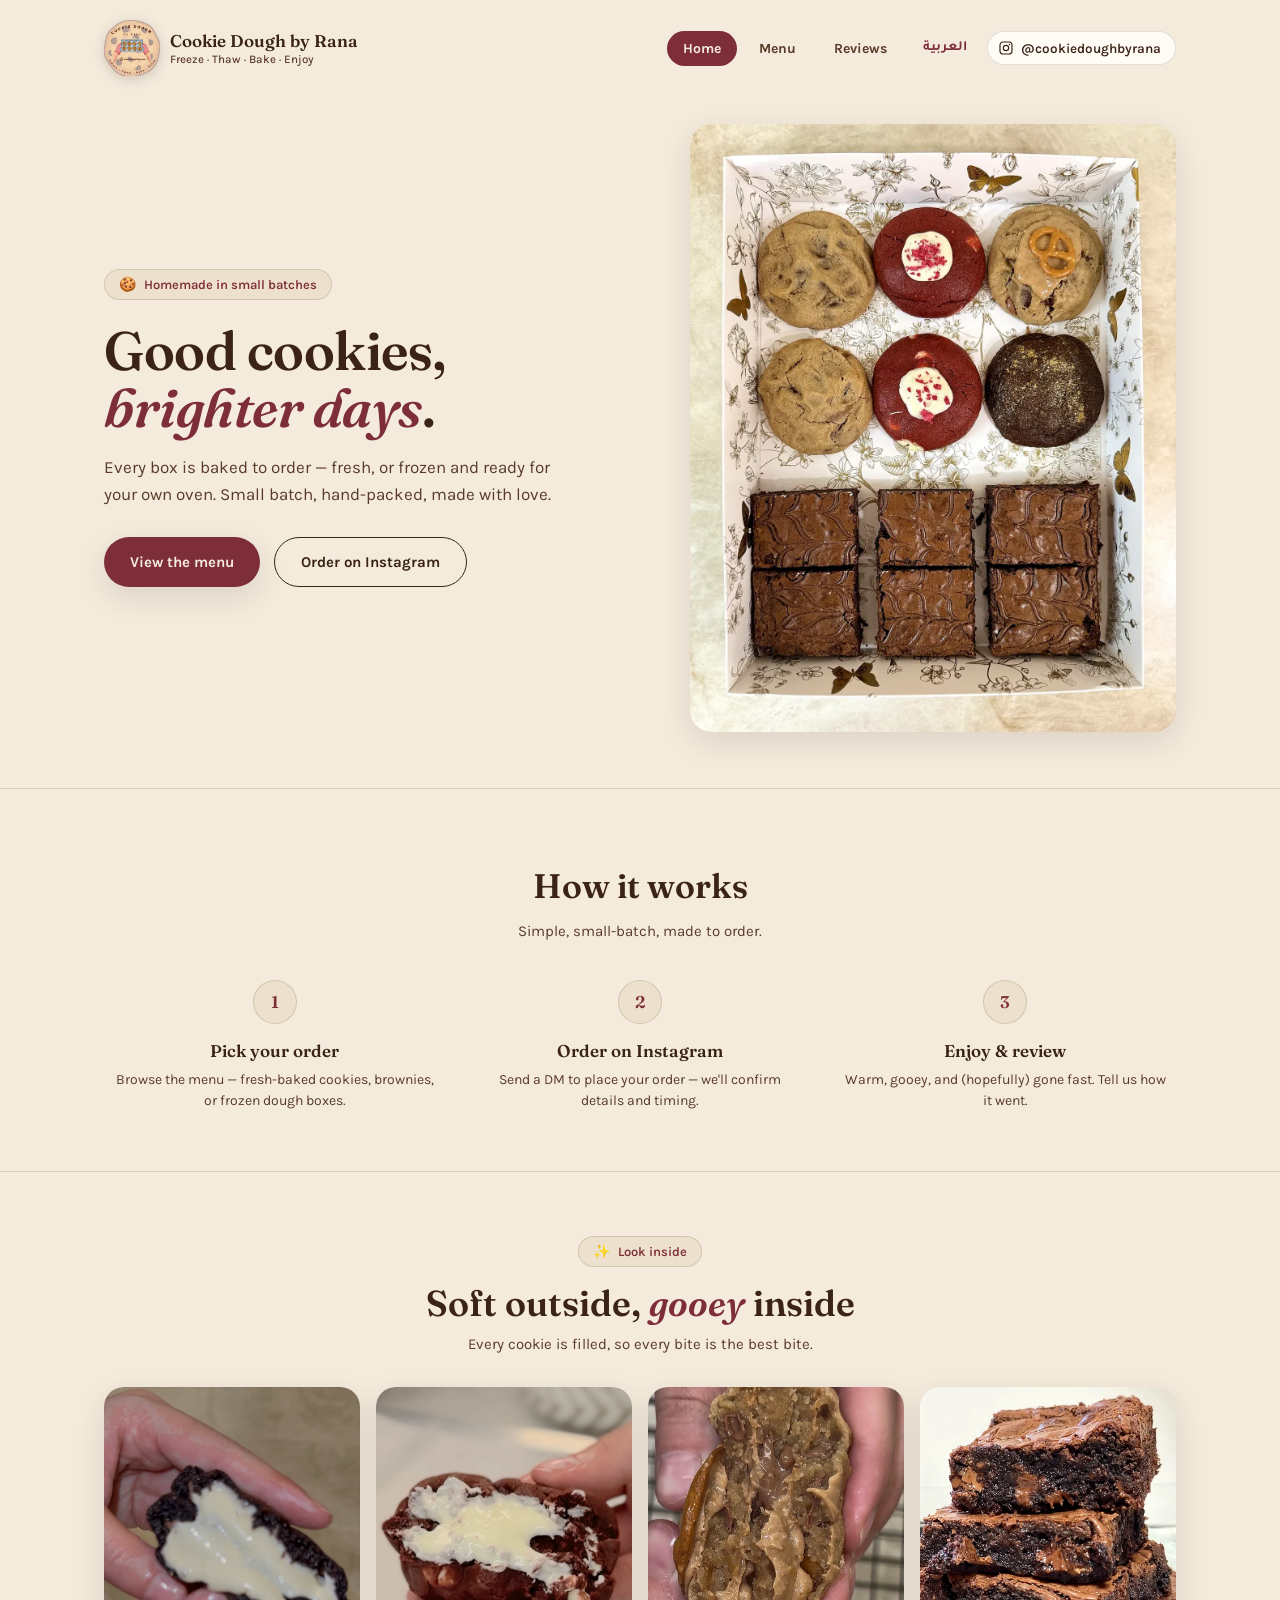
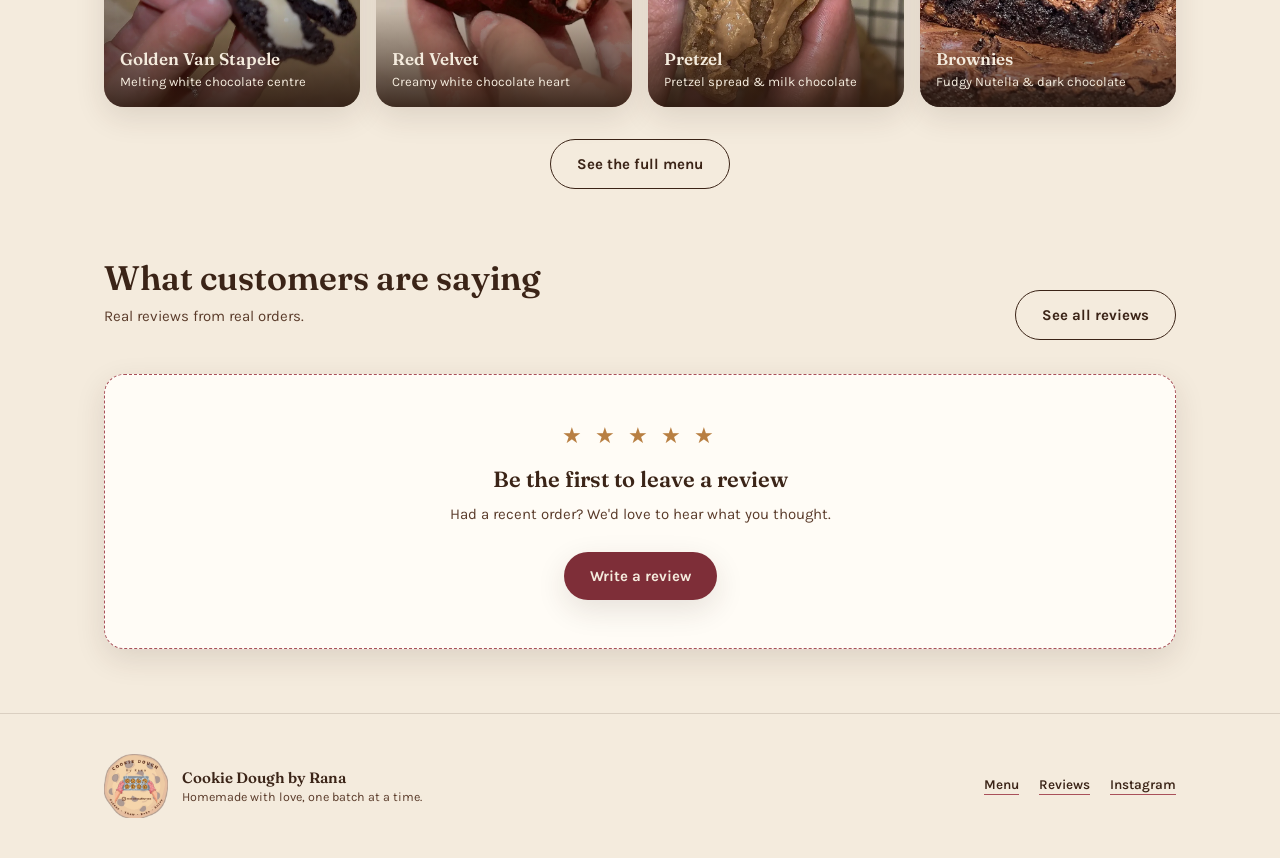
<file: index.html>
<!DOCTYPE html>
<html lang="en">
<head>
<meta charset="UTF-8">
<meta name="viewport" content="width=device-width, initial-scale=1, viewport-fit=cover">
<title>Cookie Dough by Rana</title>
<meta name="description" content="Homemade cookies baked to order in small batches — fresh, or frozen dough ready for your own oven. Order on Instagram.">
<meta property="og:type" content="website">
<meta property="og:title" content="Cookie Dough by Rana">
<meta property="og:description" content="Homemade cookies baked to order in small batches — fresh, or frozen dough ready for your own oven. Order on Instagram.">
<meta property="og:url" content="https://cookiesbyrana.netlify.app/">
<meta property="og:image" content="https://cookiesbyrana.netlify.app/assets/img/og-image.jpg">
<meta name="theme-color" content="#F4EBDD">
<link rel="icon" href="assets/img/favicon-64.png" type="image/png">
<link rel="apple-touch-icon" href="assets/img/logo-180.png">
<link rel="canonical" href="https://cookiesbyrana.netlify.app/">
<link rel="alternate" hreflang="en" href="https://cookiesbyrana.netlify.app/">
<link rel="alternate" hreflang="ar" href="https://cookiesbyrana.netlify.app/ar/">
<link rel="preconnect" href="https://fonts.googleapis.com">
<link rel="preconnect" href="https://fonts.gstatic.com" crossorigin>
<link href="https://fonts.googleapis.com/css2?family=Fraunces:opsz,wght@9..144,400;9..144,500;9..144,600;9..144,700&family=Karla:wght@400;500;600;700&family=Tajawal:wght@500;700&display=swap" rel="stylesheet">
<link rel="stylesheet" href="css/style.css">
</head>
<body>

<div class="topbar wrap">
  <a class="brand" href="index.html">
    <img class="brand-logo" src="assets/img/logo.webp" alt="" width="56" height="56">
    <div class="brand-name">Cookie Dough by Rana<span>Freeze · Thaw · Bake · Enjoy</span></div>
  </a>
  <div class="nav-links">
    <a class="nav-link active" href="index.html">Home</a>
    <a class="nav-link" href="menu.html">Menu</a>
    <a class="nav-link" href="reviews.html">Reviews</a>
    <a class="lang-link" href="ar/index.html" lang="ar" hreflang="ar">العربية</a>
    <a class="ig-link" href="https://www.instagram.com/cookiedoughbyrana" target="_blank" rel="noopener">
      <svg viewBox="0 0 24 24" fill="none" xmlns="http://www.w3.org/2000/svg"><rect x="3" y="3" width="18" height="18" rx="5" stroke="currentColor" stroke-width="1.8"/><circle cx="12" cy="12" r="4" stroke="currentColor" stroke-width="1.8"/><circle cx="17.2" cy="6.8" r="1.1" fill="currentColor"/></svg>
      @cookiedoughbyrana
    </a>
  </div>
</div>

<section class="hero">
  <div class="wrap hero-grid">
    <div>
      <div class="eyebrow-tag">Homemade in small batches</div>
      <h1>Good cookies, <em>brighter days</em>.</h1>
      <p class="lede">Every box is baked to order — fresh, or frozen and ready for your own oven. Small batch, hand-packed, made with love.</p>
      <div class="hero-ctas">
        <a class="btn btn-primary" href="menu.html">View the menu</a>
        <a class="btn btn-secondary" href="https://www.instagram.com/cookiedoughbyrana" target="_blank" rel="noopener">Order on Instagram</a>
      </div>
    </div>
    <div class="hero-photo">
      <img src="assets/img/hero-box.webp" alt="A gift box of Cookie Dough by Rana cookies and brownies" width="1200" height="1600" fetchpriority="high">
    </div>
  </div>
</section>

<section class="steps">
  <div class="wrap steps-inner">
    <h2>How it works</h2>
    <p class="sub">Simple, small-batch, made to order.</p>
    <div class="steps-grid">
      <div class="step-card">
        <div class="step-num">1</div>
        <h3>Pick your order</h3>
        <p>Browse the menu — fresh-baked cookies, brownies, or frozen dough boxes.</p>
      </div>
      <div class="step-card">
        <div class="step-num">2</div>
        <h3>Order on Instagram</h3>
        <p>Send a DM to place your order — we'll confirm details and timing.</p>
      </div>
      <div class="step-card">
        <div class="step-num">3</div>
        <h3>Enjoy &amp; review</h3>
        <p>Warm, gooey, and (hopefully) gone fast. Tell us how it went.</p>
      </div>
    </div>
  </div>
</section>

<section class="inside">
  <div class="wrap">
    <div class="inside-head">
      <div class="eyebrow-tag">Look inside</div>
      <h2>Soft outside, <em>gooey</em> inside</h2>
      <p class="sub">Every cookie is filled, so every bite is the best bite.</p>
    </div>
    <div class="inside-grid">
      <figure class="inside-tile">
        <img src="assets/img/inside/golden.webp" alt="Golden Van Stapele — Melting white chocolate centre" width="800" height="1000" loading="lazy">
        <figcaption><b>Golden Van Stapele</b>Melting white chocolate centre</figcaption>
      </figure>
      <figure class="inside-tile">
        <img src="assets/img/inside/redvelvet.webp" alt="Red Velvet — Creamy white chocolate heart" width="800" height="1000" loading="lazy">
        <figcaption><b>Red Velvet</b>Creamy white chocolate heart</figcaption>
      </figure>
      <figure class="inside-tile">
        <img src="assets/img/inside/pretzel.webp" alt="Pretzel — Pretzel spread &amp; milk chocolate" width="800" height="1000" loading="lazy">
        <figcaption><b>Pretzel</b>Pretzel spread &amp; milk chocolate</figcaption>
      </figure>
      <figure class="inside-tile">
        <img src="assets/img/inside/brownies.webp" alt="Brownies — Fudgy Nutella &amp; dark chocolate" width="800" height="1000" loading="lazy">
        <figcaption><b>Brownies</b>Fudgy Nutella &amp; dark chocolate</figcaption>
      </figure>
    </div>
    <div class="inside-cta"><a class="btn btn-secondary" href="menu.html">See the full menu</a></div>
  </div>
</section>

<section class="reviews">
  <div class="wrap">
    <div class="reviews-head">
      <div>
        <h2>What customers are saying</h2>
        <p>Real reviews from real orders.</p>
      </div>
      <a class="btn btn-secondary" href="reviews.html">See all reviews</a>
    </div>
    <div id="loading-state" class="empty-state">
      <div class="stars">★ ★ ★ ★ ★</div>
      <p style="margin:0;">Loading reviews…</p>
    </div>
    <div id="empty-state" class="empty-state hidden">
      <div class="stars">★ ★ ★ ★ ★</div>
      <h3>Be the first to leave a review</h3>
      <p>Had a recent order? We'd love to hear what you thought.</p>
      <a class="btn btn-primary" href="reviews.html#write-review">Write a review</a>
    </div>
    <div id="reviews-grid" class="grid-reviews hidden" data-limit="3"></div>
  </div>
</section>

<footer>
  <div class="wrap footer-inner">
    <div class="footer-brand">
      <img class="footer-logo" src="assets/img/logo.webp" alt="" width="64" height="64" loading="lazy">
      <div>
        <div class="fbrand">Cookie Dough by Rana</div>
        <div class="fsub">Homemade with love, one batch at a time.</div>
      </div>
    </div>
    <div class="flinks">
      <a href="menu.html">Menu</a>
      <a href="reviews.html">Reviews</a>
      <a href="https://www.instagram.com/cookiedoughbyrana" target="_blank" rel="noopener">Instagram</a>
    </div>
  </div>
</footer>

<script src="js/reviews.js"></script>

</body>
</html>
</file>
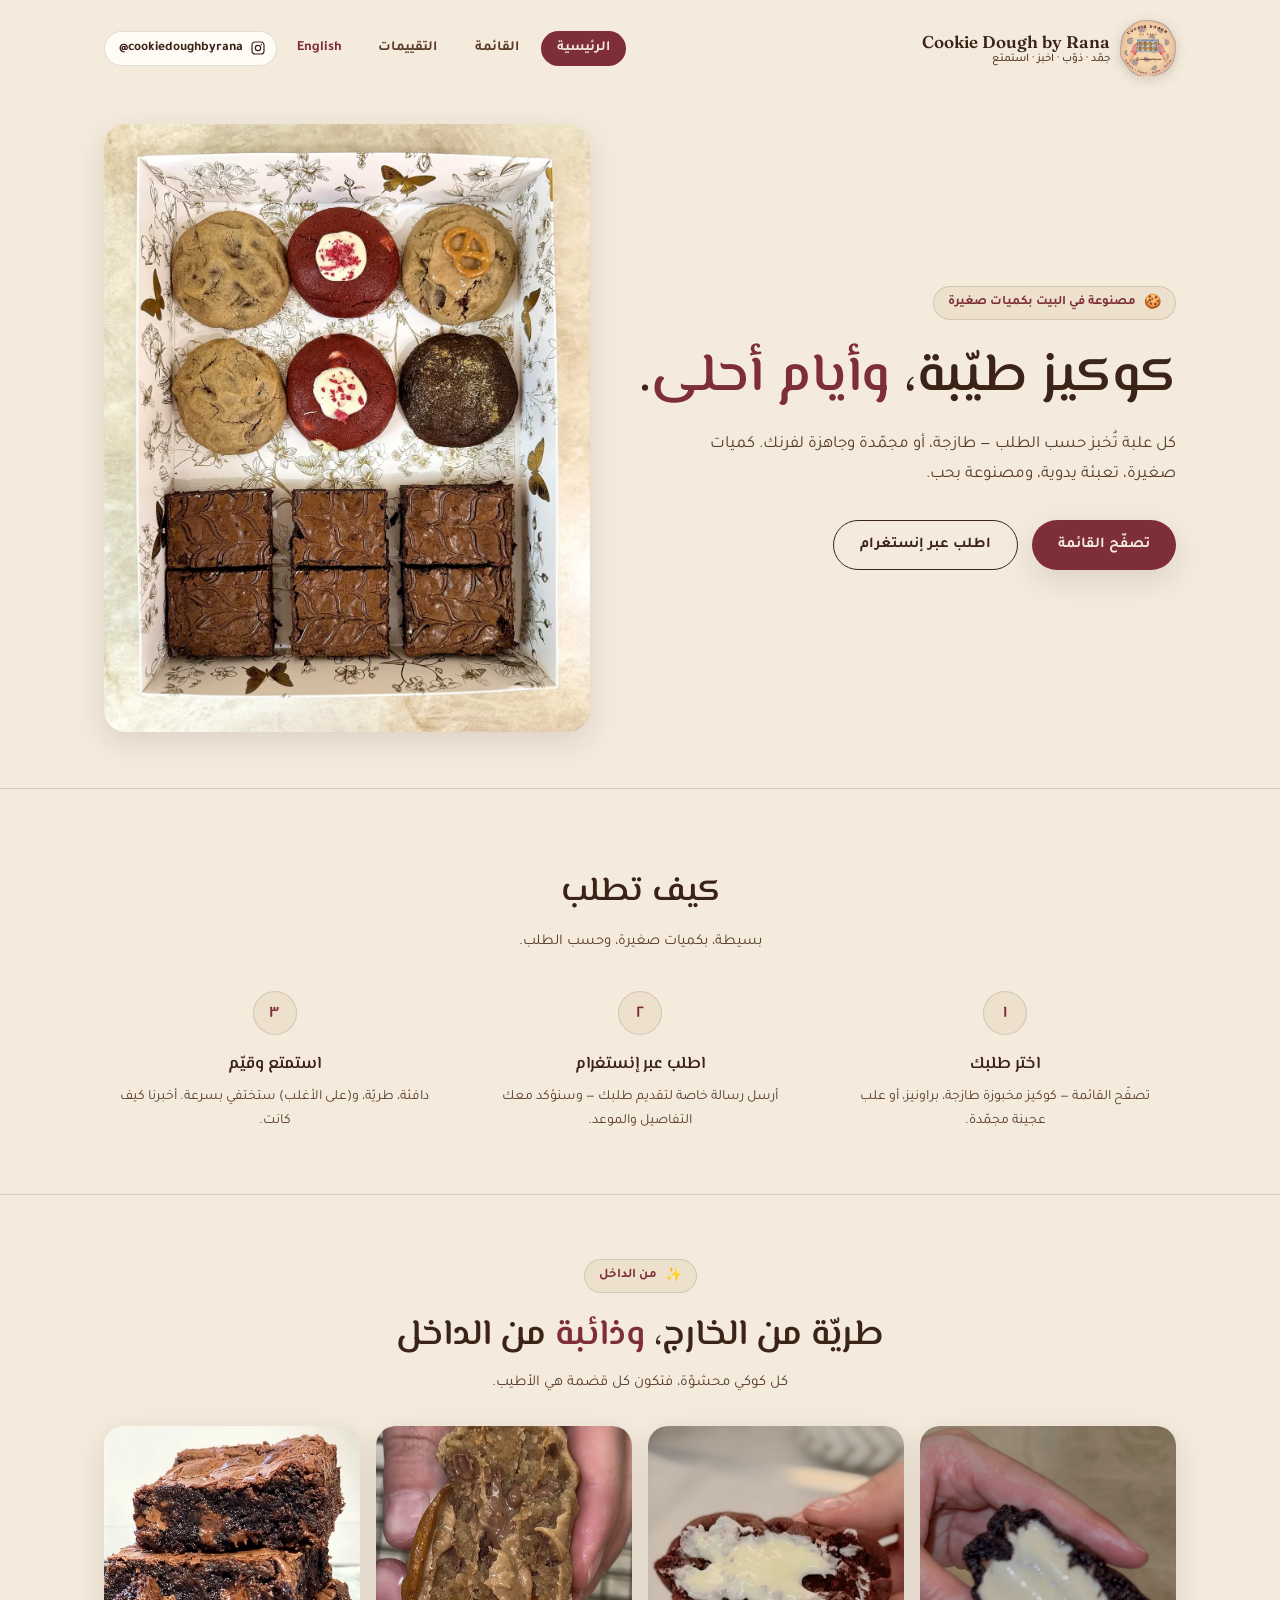
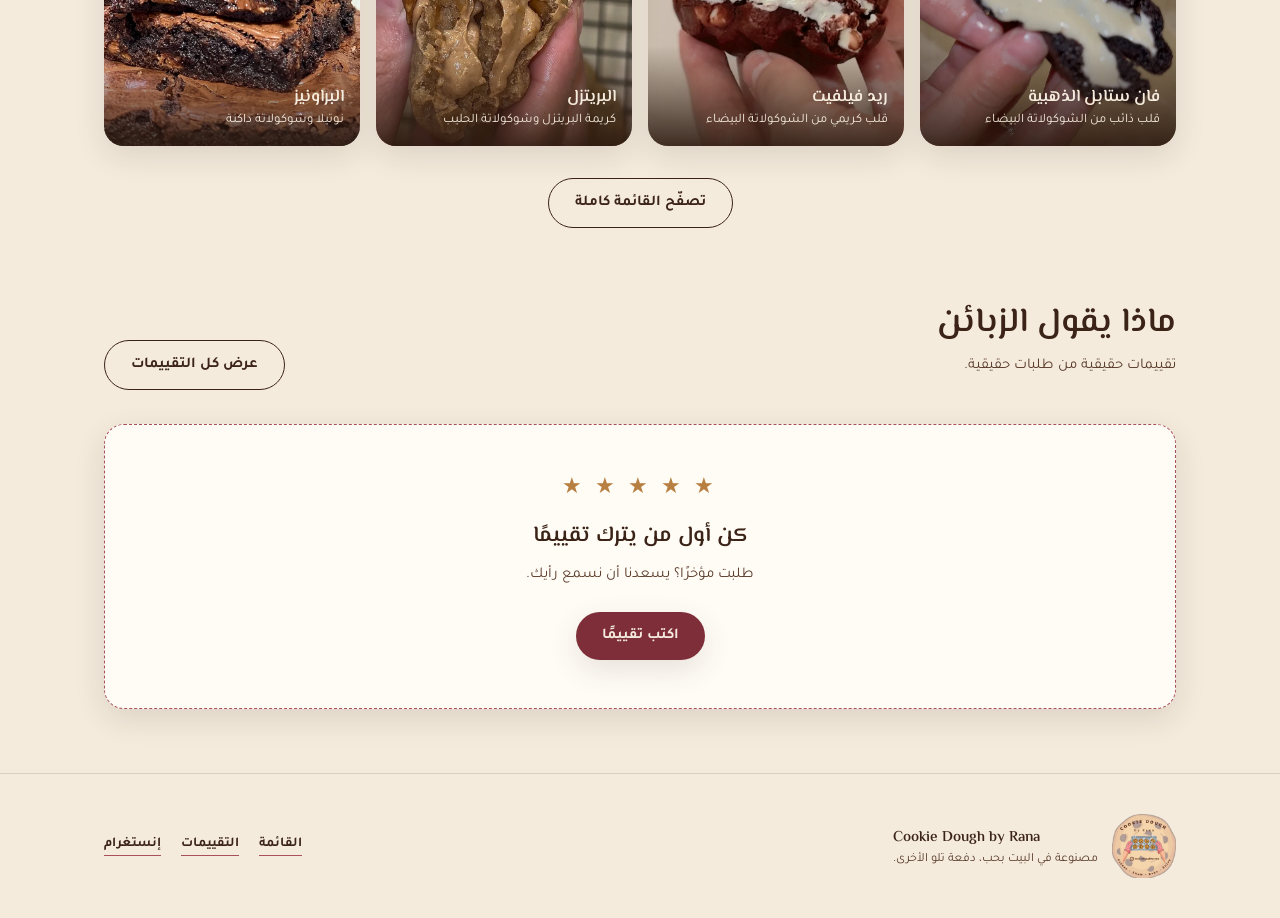
<file: ar/index.html>
<!DOCTYPE html>
<html lang="ar" dir="rtl">
<head>
<meta charset="UTF-8">
<meta name="viewport" content="width=device-width, initial-scale=1, viewport-fit=cover">
<title>Cookie Dough by Rana — كوكيز بيتية</title>
<meta name="description" content="كوكيز بيتية تُخبز حسب الطلب بكميات صغيرة — طازجة، أو عجينة مجمّدة جاهزة لفرنك. اطلب عبر إنستغرام.">
<meta property="og:type" content="website">
<meta property="og:locale" content="ar_AR">
<meta property="og:title" content="Cookie Dough by Rana — كوكيز بيتية">
<meta property="og:description" content="كوكيز بيتية تُخبز حسب الطلب بكميات صغيرة — طازجة، أو عجينة مجمّدة جاهزة لفرنك. اطلب عبر إنستغرام.">
<meta property="og:url" content="https://cookiesbyrana.netlify.app/ar/">
<meta property="og:image" content="https://cookiesbyrana.netlify.app/assets/img/og-image.jpg">
<meta name="theme-color" content="#F4EBDD">
<link rel="icon" href="../assets/img/favicon-64.png" type="image/png">
<link rel="apple-touch-icon" href="../assets/img/logo-180.png">
<link rel="canonical" href="https://cookiesbyrana.netlify.app/ar/">
<link rel="alternate" hreflang="en" href="https://cookiesbyrana.netlify.app/">
<link rel="alternate" hreflang="ar" href="https://cookiesbyrana.netlify.app/ar/">
<link rel="preconnect" href="https://fonts.googleapis.com">
<link rel="preconnect" href="https://fonts.gstatic.com" crossorigin>
<link href="https://fonts.googleapis.com/css2?family=El+Messiri:wght@500;600;700&family=Fraunces:opsz,wght@9..144,600&family=Karla:wght@500;700&family=Tajawal:wght@400;500;700&display=swap" rel="stylesheet">
<link rel="stylesheet" href="../css/style.css">
</head>
<body>

<div class="topbar wrap">
  <a class="brand" href="index.html">
    <img class="brand-logo" src="../assets/img/logo.webp" alt="" width="56" height="56">
    <div class="brand-name"><bdi>Cookie Dough by Rana</bdi><span>جمّد · ذوّب · اخبز · استمتع</span></div>
  </a>
  <div class="nav-links">
    <a class="nav-link active" href="index.html">الرئيسية</a>
    <a class="nav-link" href="menu.html">القائمة</a>
    <a class="nav-link" href="reviews.html">التقييمات</a>
    <a class="lang-link" href="../index.html" lang="en" hreflang="en">English</a>
    <a class="ig-link" href="https://www.instagram.com/cookiedoughbyrana" target="_blank" rel="noopener">
      <svg viewBox="0 0 24 24" fill="none" xmlns="http://www.w3.org/2000/svg"><rect x="3" y="3" width="18" height="18" rx="5" stroke="currentColor" stroke-width="1.8"/><circle cx="12" cy="12" r="4" stroke="currentColor" stroke-width="1.8"/><circle cx="17.2" cy="6.8" r="1.1" fill="currentColor"/></svg>
      <span dir="ltr">@cookiedoughbyrana</span>
    </a>
  </div>
</div>

<section class="hero">
  <div class="wrap hero-grid">
    <div>
      <div class="eyebrow-tag">مصنوعة في البيت بكميات صغيرة</div>
      <h1>كوكيز طيّبة، <em>وأيام أحلى</em>.</h1>
      <p class="lede">كل علبة تُخبز حسب الطلب — طازجة، أو مجمّدة وجاهزة لفرنك. كميات صغيرة، تعبئة يدوية، ومصنوعة بحب.</p>
      <div class="hero-ctas">
        <a class="btn btn-primary" href="menu.html">تصفّح القائمة</a>
        <a class="btn btn-secondary" href="https://www.instagram.com/cookiedoughbyrana" target="_blank" rel="noopener">اطلب عبر إنستغرام</a>
      </div>
    </div>
    <div class="hero-photo">
      <img src="../assets/img/hero-box.webp" alt="علبة هدايا من كوكيز وبراونيز Cookie Dough by Rana" width="1200" height="1600" fetchpriority="high">
    </div>
  </div>
</section>

<section class="steps">
  <div class="wrap steps-inner">
    <h2>كيف تطلب</h2>
    <p class="sub">بسيطة، بكميات صغيرة، وحسب الطلب.</p>
    <div class="steps-grid">
      <div class="step-card">
        <div class="step-num">١</div>
        <h3>اختر طلبك</h3>
        <p>تصفّح القائمة — كوكيز مخبوزة طازجة، براونيز، أو علب عجينة مجمّدة.</p>
      </div>
      <div class="step-card">
        <div class="step-num">٢</div>
        <h3>اطلب عبر إنستغرام</h3>
        <p>أرسل رسالة خاصة لتقديم طلبك — وسنؤكد معك التفاصيل والموعد.</p>
      </div>
      <div class="step-card">
        <div class="step-num">٣</div>
        <h3>استمتع وقيّم</h3>
        <p>دافئة، طريّة، و(على الأغلب) ستختفي بسرعة. أخبرنا كيف كانت.</p>
      </div>
    </div>
  </div>
</section>

<section class="inside">
  <div class="wrap">
    <div class="inside-head">
      <div class="eyebrow-tag">من الداخل</div>
      <h2>طريّة من الخارج، <em>وذائبة</em> من الداخل</h2>
      <p class="sub">كل كوكي محشوّة، فتكون كل قضمة هي الأطيب.</p>
    </div>
    <div class="inside-grid">
      <figure class="inside-tile">
        <img src="../assets/img/inside/golden.webp" alt="فان ستابل الذهبية — قلب ذائب من الشوكولاتة البيضاء" width="800" height="1000" loading="lazy">
        <figcaption><b>فان ستابل الذهبية</b>قلب ذائب من الشوكولاتة البيضاء</figcaption>
      </figure>
      <figure class="inside-tile">
        <img src="../assets/img/inside/redvelvet.webp" alt="ريد فيلفيت — قلب كريمي من الشوكولاتة البيضاء" width="800" height="1000" loading="lazy">
        <figcaption><b>ريد فيلفيت</b>قلب كريمي من الشوكولاتة البيضاء</figcaption>
      </figure>
      <figure class="inside-tile">
        <img src="../assets/img/inside/pretzel.webp" alt="البريتزل — كريمة البريتزل وشوكولاتة الحليب" width="800" height="1000" loading="lazy">
        <figcaption><b>البريتزل</b>كريمة البريتزل وشوكولاتة الحليب</figcaption>
      </figure>
      <figure class="inside-tile">
        <img src="../assets/img/inside/brownies.webp" alt="البراونيز — نوتيلا وشوكولاتة داكنة" width="800" height="1000" loading="lazy">
        <figcaption><b>البراونيز</b>نوتيلا وشوكولاتة داكنة</figcaption>
      </figure>
    </div>
    <div class="inside-cta"><a class="btn btn-secondary" href="menu.html">تصفّح القائمة كاملة</a></div>
  </div>
</section>

<section class="reviews">
  <div class="wrap">
    <div class="reviews-head">
      <div>
        <h2>ماذا يقول الزبائن</h2>
        <p>تقييمات حقيقية من طلبات حقيقية.</p>
      </div>
      <a class="btn btn-secondary" href="reviews.html">عرض كل التقييمات</a>
    </div>
    <div id="loading-state" class="empty-state">
      <div class="stars">★ ★ ★ ★ ★</div>
      <p style="margin:0;">جارٍ تحميل التقييمات…</p>
    </div>
    <div id="empty-state" class="empty-state hidden">
      <div class="stars">★ ★ ★ ★ ★</div>
      <h3>كن أول من يترك تقييمًا</h3>
      <p>طلبت مؤخرًا؟ يسعدنا أن نسمع رأيك.</p>
      <a class="btn btn-primary" href="reviews.html#write-review">اكتب تقييمًا</a>
    </div>
    <div id="reviews-grid" class="grid-reviews hidden" data-limit="3"></div>
  </div>
</section>

<footer>
  <div class="wrap footer-inner">
    <div class="footer-brand">
      <img class="footer-logo" src="../assets/img/logo.webp" alt="" width="64" height="64" loading="lazy">
      <div>
        <div class="fbrand" dir="ltr">Cookie Dough by Rana</div>
        <div class="fsub">مصنوعة في البيت بحب، دفعة تلو الأخرى.</div>
      </div>
    </div>
    <div class="flinks">
      <a href="menu.html">القائمة</a>
      <a href="reviews.html">التقييمات</a>
      <a href="https://www.instagram.com/cookiedoughbyrana" target="_blank" rel="noopener">إنستغرام</a>
    </div>
  </div>
</footer>

<script src="../js/reviews.js"></script>

</body>
</html>
</file>
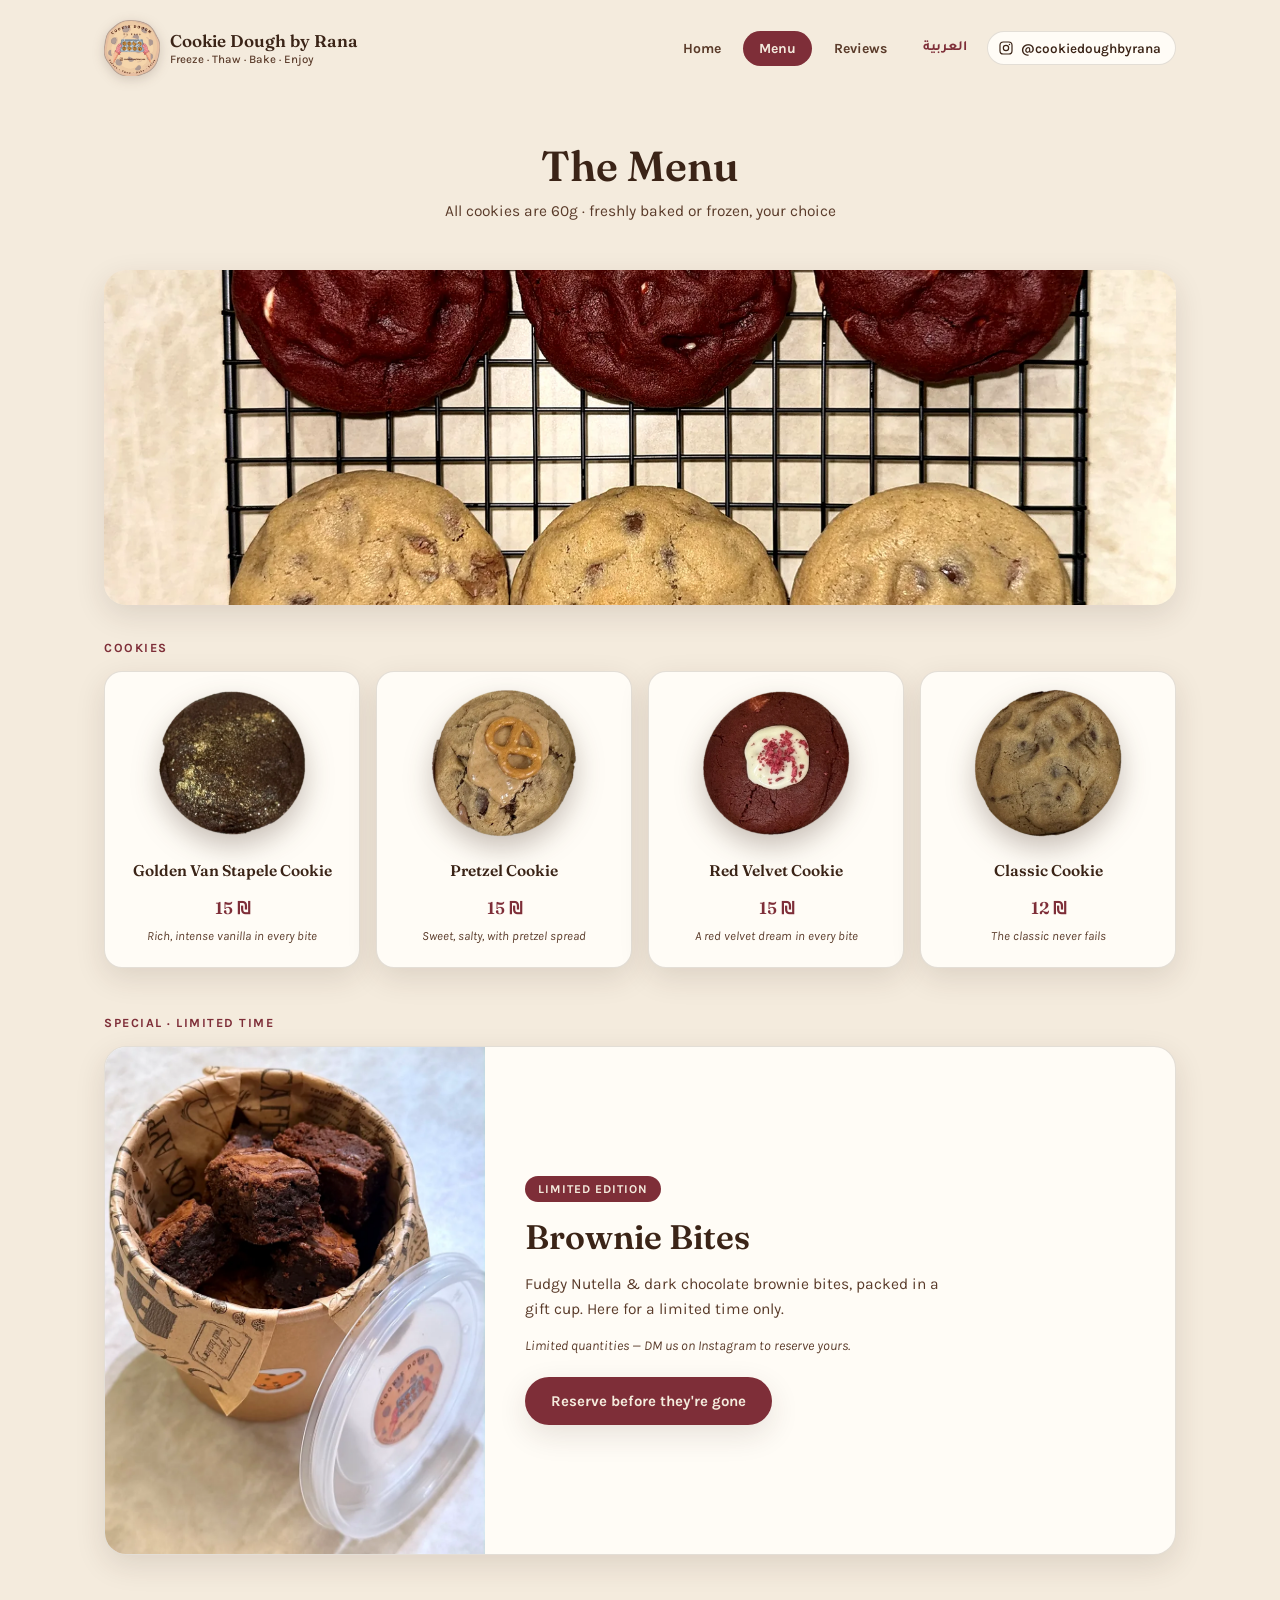
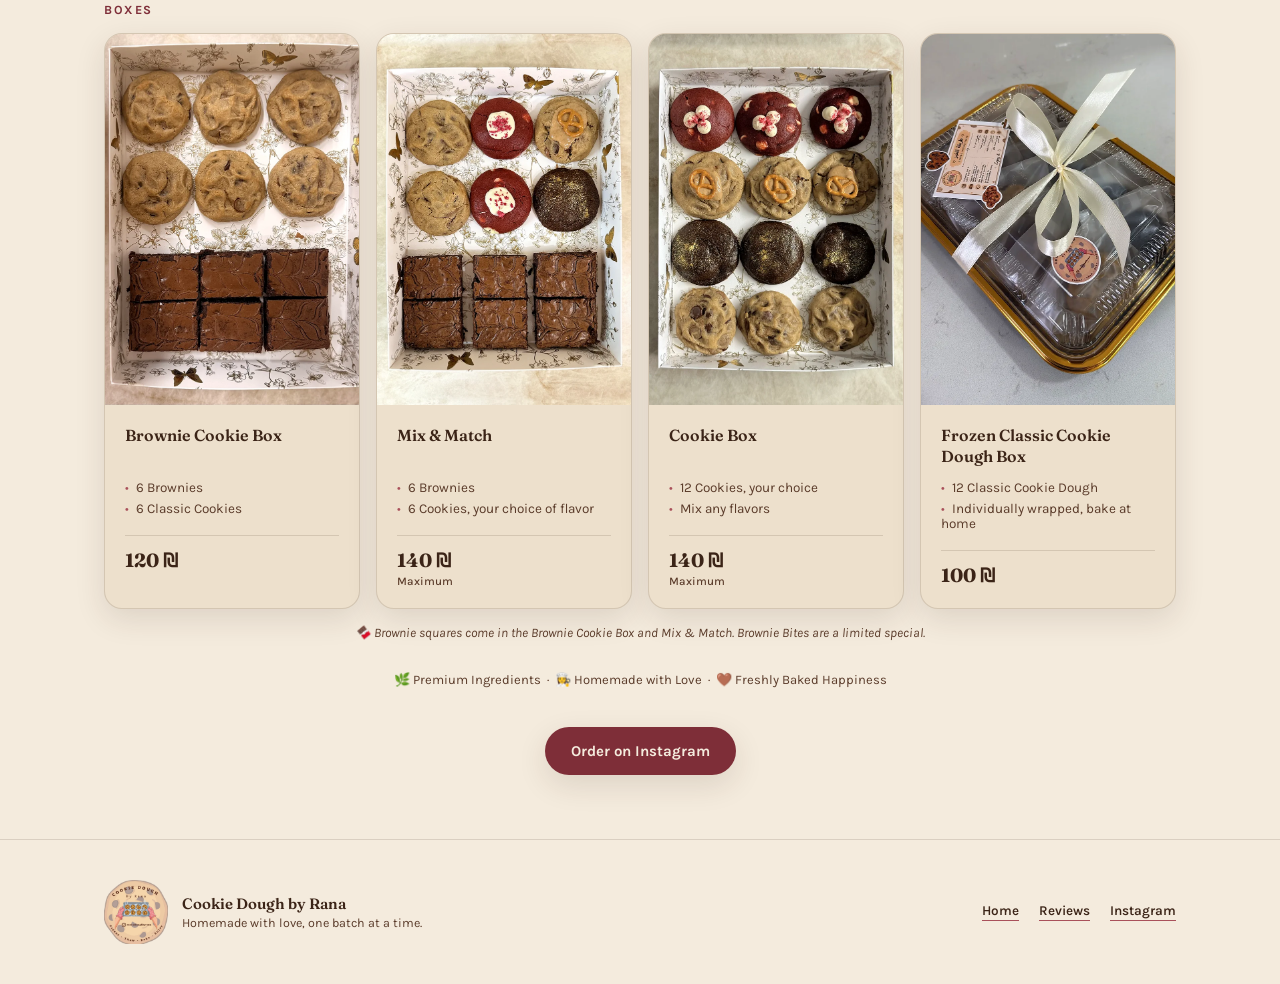
<file: menu.html>
<!DOCTYPE html>
<html lang="en">
<head>
<meta charset="UTF-8">
<meta name="viewport" content="width=device-width, initial-scale=1, viewport-fit=cover">
<title>Menu — Cookie Dough by Rana</title>
<meta name="description" content="The Cookie Dough by Rana menu: Golden Van Stapele, Pretzel, Red Velvet and Classic cookies, brownie boxes and frozen cookie dough.">
<meta property="og:type" content="website">
<meta property="og:title" content="Menu — Cookie Dough by Rana">
<meta property="og:description" content="The Cookie Dough by Rana menu: Golden Van Stapele, Pretzel, Red Velvet and Classic cookies, brownie boxes and frozen cookie dough.">
<meta property="og:url" content="https://cookiesbyrana.netlify.app/menu.html">
<meta property="og:image" content="https://cookiesbyrana.netlify.app/assets/img/og-image.jpg">
<meta name="theme-color" content="#F4EBDD">
<link rel="icon" href="assets/img/favicon-64.png" type="image/png">
<link rel="apple-touch-icon" href="assets/img/logo-180.png">
<link rel="canonical" href="https://cookiesbyrana.netlify.app/menu.html">
<link rel="alternate" hreflang="en" href="https://cookiesbyrana.netlify.app/menu.html">
<link rel="alternate" hreflang="ar" href="https://cookiesbyrana.netlify.app/ar/menu.html">
<link rel="preconnect" href="https://fonts.googleapis.com">
<link rel="preconnect" href="https://fonts.gstatic.com" crossorigin>
<link href="https://fonts.googleapis.com/css2?family=Fraunces:opsz,wght@9..144,400;9..144,500;9..144,600;9..144,700&family=Karla:wght@400;500;600;700&family=Tajawal:wght@500;700&display=swap" rel="stylesheet">
<link rel="stylesheet" href="css/style.css">
</head>
<body>

<div class="topbar wrap">
  <a class="brand" href="index.html">
    <img class="brand-logo" src="assets/img/logo.webp" alt="" width="56" height="56">
    <div class="brand-name">Cookie Dough by Rana<span>Freeze · Thaw · Bake · Enjoy</span></div>
  </a>
  <div class="nav-links">
    <a class="nav-link" href="index.html">Home</a>
    <a class="nav-link active" href="menu.html">Menu</a>
    <a class="nav-link" href="reviews.html">Reviews</a>
    <a class="lang-link" href="ar/menu.html" lang="ar" hreflang="ar">العربية</a>
    <a class="ig-link" href="https://www.instagram.com/cookiedoughbyrana" target="_blank" rel="noopener">
      <svg viewBox="0 0 24 24" fill="none" xmlns="http://www.w3.org/2000/svg"><rect x="3" y="3" width="18" height="18" rx="5" stroke="currentColor" stroke-width="1.8"/><circle cx="12" cy="12" r="4" stroke="currentColor" stroke-width="1.8"/><circle cx="17.2" cy="6.8" r="1.1" fill="currentColor"/></svg>
      @cookiedoughbyrana
    </a>
  </div>
</div>

<div class="page-header wrap">
  <h1>The Menu</h1>
  <p>All cookies are 60g · freshly baked or frozen, your choice</p>
</div>

<div class="wrap"><div class="menu-banner"><img src="assets/img/rack-banner.webp" alt="Freshly baked red velvet and classic cookies cooling on a rack" width="1600" height="596"></div></div>

<section class="menu-section">
  <div class="wrap menu-inner">

    <div class="menu-sub-label">Cookies</div>
    <div class="cookie-grid">
      <div class="cookie-card">
        <img class="cookie-img" loading="lazy" src="assets/img/cookies/golden.webp" alt="Golden Van Stapele Cookie" width="480" height="480">
        <h3>Golden Van Stapele Cookie</h3>
        <div class="price">15 ₪</div>
        <p class="note">Rich, intense vanilla in every bite</p>
      </div>
      <div class="cookie-card">
        <img class="cookie-img" loading="lazy" src="assets/img/cookies/pretzel.webp" alt="Pretzel Cookie" width="480" height="480">
        <h3>Pretzel Cookie</h3>
        <div class="price">15 ₪</div>
        <p class="note">Sweet, salty, with pretzel spread</p>
      </div>
      <div class="cookie-card">
        <img class="cookie-img" loading="lazy" src="assets/img/cookies/redvelvet.webp" alt="Red Velvet Cookie" width="480" height="480">
        <h3>Red Velvet Cookie</h3>
        <div class="price">15 ₪</div>
        <p class="note">A red velvet dream in every bite</p>
      </div>
      <div class="cookie-card">
        <img class="cookie-img" loading="lazy" src="assets/img/cookies/classic.webp" alt="Classic Cookie" width="480" height="480">
        <h3>Classic Cookie</h3>
        <div class="price">12 ₪</div>
        <p class="note">The classic never fails</p>
      </div>
    </div>

    <div class="menu-sub-label">Special · Limited time</div>
    <div class="special-card">
      <div class="special-photo"><img loading="lazy" src="assets/img/cookies/brownie-bites.webp" alt="Brownie bites in a gift cup with a Cookie Dough by Rana sticker" width="810" height="1080"></div>
      <div class="special-body">
        <span class="special-badge">Limited edition</span>
        <h3>Brownie Bites</h3>
        <p>Fudgy Nutella &amp; dark chocolate brownie bites, packed in a gift cup. Here for a limited time only.</p>
        <p class="special-note">Limited quantities — DM us on Instagram to reserve yours.</p>
        <a class="btn btn-primary" href="https://www.instagram.com/cookiedoughbyrana" target="_blank" rel="noopener">Reserve before they're gone</a>
      </div>
    </div>

    <div class="menu-sub-label">Boxes</div>
    <div class="box-grid">
      <div class="box-card">
        <div class="box-photo"><img loading="lazy" src="assets/img/cookies/brownie-box.webp" alt="Brownie Cookie Box with 6 classic cookies and 6 brownies"></div>
        <div class="box-body">
          <h3>Brownie Cookie Box</h3>
          <ul>
            <li>6 Brownies</li>
            <li>6 Classic Cookies</li>
          </ul>
          <div class="price">120 ₪</div>
        </div>
      </div>
      <div class="box-card">
        <div class="box-photo"><img loading="lazy" src="assets/img/cookies/mix-match-box.webp" alt="Mix and Match box with 6 brownies and assorted cookies"></div>
        <div class="box-body">
          <h3>Mix &amp; Match</h3>
          <ul>
            <li>6 Brownies</li>
            <li>6 Cookies, your choice of flavor</li>
          </ul>
          <div class="price">140 ₪<small>Maximum</small></div>
        </div>
      </div>
      <div class="box-card">
        <div class="box-photo"><img loading="lazy" src="assets/img/cookies/cookie-box.webp" alt="Cookie Box with 12 cookies: red velvet, pretzel, Golden Van Stapele and classic"></div>
        <div class="box-body">
          <h3>Cookie Box</h3>
          <ul>
            <li>12 Cookies, your choice</li>
            <li>Mix any flavors</li>
          </ul>
          <div class="price">140 ₪<small>Maximum</small></div>
        </div>
      </div>
      <div class="box-card">
        <div class="box-photo"><img loading="lazy" src="assets/img/cookies/frozen-dough-box.webp" alt="Frozen Classic Cookie Dough gift tray with ribbon, logo sticker and baking instructions card"></div>
        <div class="box-body">
          <h3>Frozen Classic Cookie Dough Box</h3>
          <ul>
            <li>12 Classic Cookie Dough</li>
            <li>Individually wrapped, bake at home</li>
          </ul>
          <div class="price">100 ₪</div>
        </div>
      </div>
    </div>
    <p class="menu-note brownie-note">🍫 Brownie squares come in the Brownie Cookie Box and Mix &amp; Match. Brownie Bites are a limited special.</p>

    <p class="menu-note">🌿 Premium Ingredients &nbsp;·&nbsp; 👩‍🍳 Homemade with Love &nbsp;·&nbsp; 🤎 Freshly Baked Happiness</p>

    <div class="menu-cta">
      <a class="btn btn-primary" href="https://www.instagram.com/cookiedoughbyrana" target="_blank" rel="noopener">Order on Instagram</a>
    </div>
  </div>
</section>

<footer>
  <div class="wrap footer-inner">
    <div class="footer-brand">
      <img class="footer-logo" src="assets/img/logo.webp" alt="" width="64" height="64" loading="lazy">
      <div>
        <div class="fbrand">Cookie Dough by Rana</div>
        <div class="fsub">Homemade with love, one batch at a time.</div>
      </div>
    </div>
    <div class="flinks">
      <a href="index.html">Home</a>
      <a href="reviews.html">Reviews</a>
      <a href="https://www.instagram.com/cookiedoughbyrana" target="_blank" rel="noopener">Instagram</a>
    </div>
  </div>
</footer>

</body>
</html>
</file>
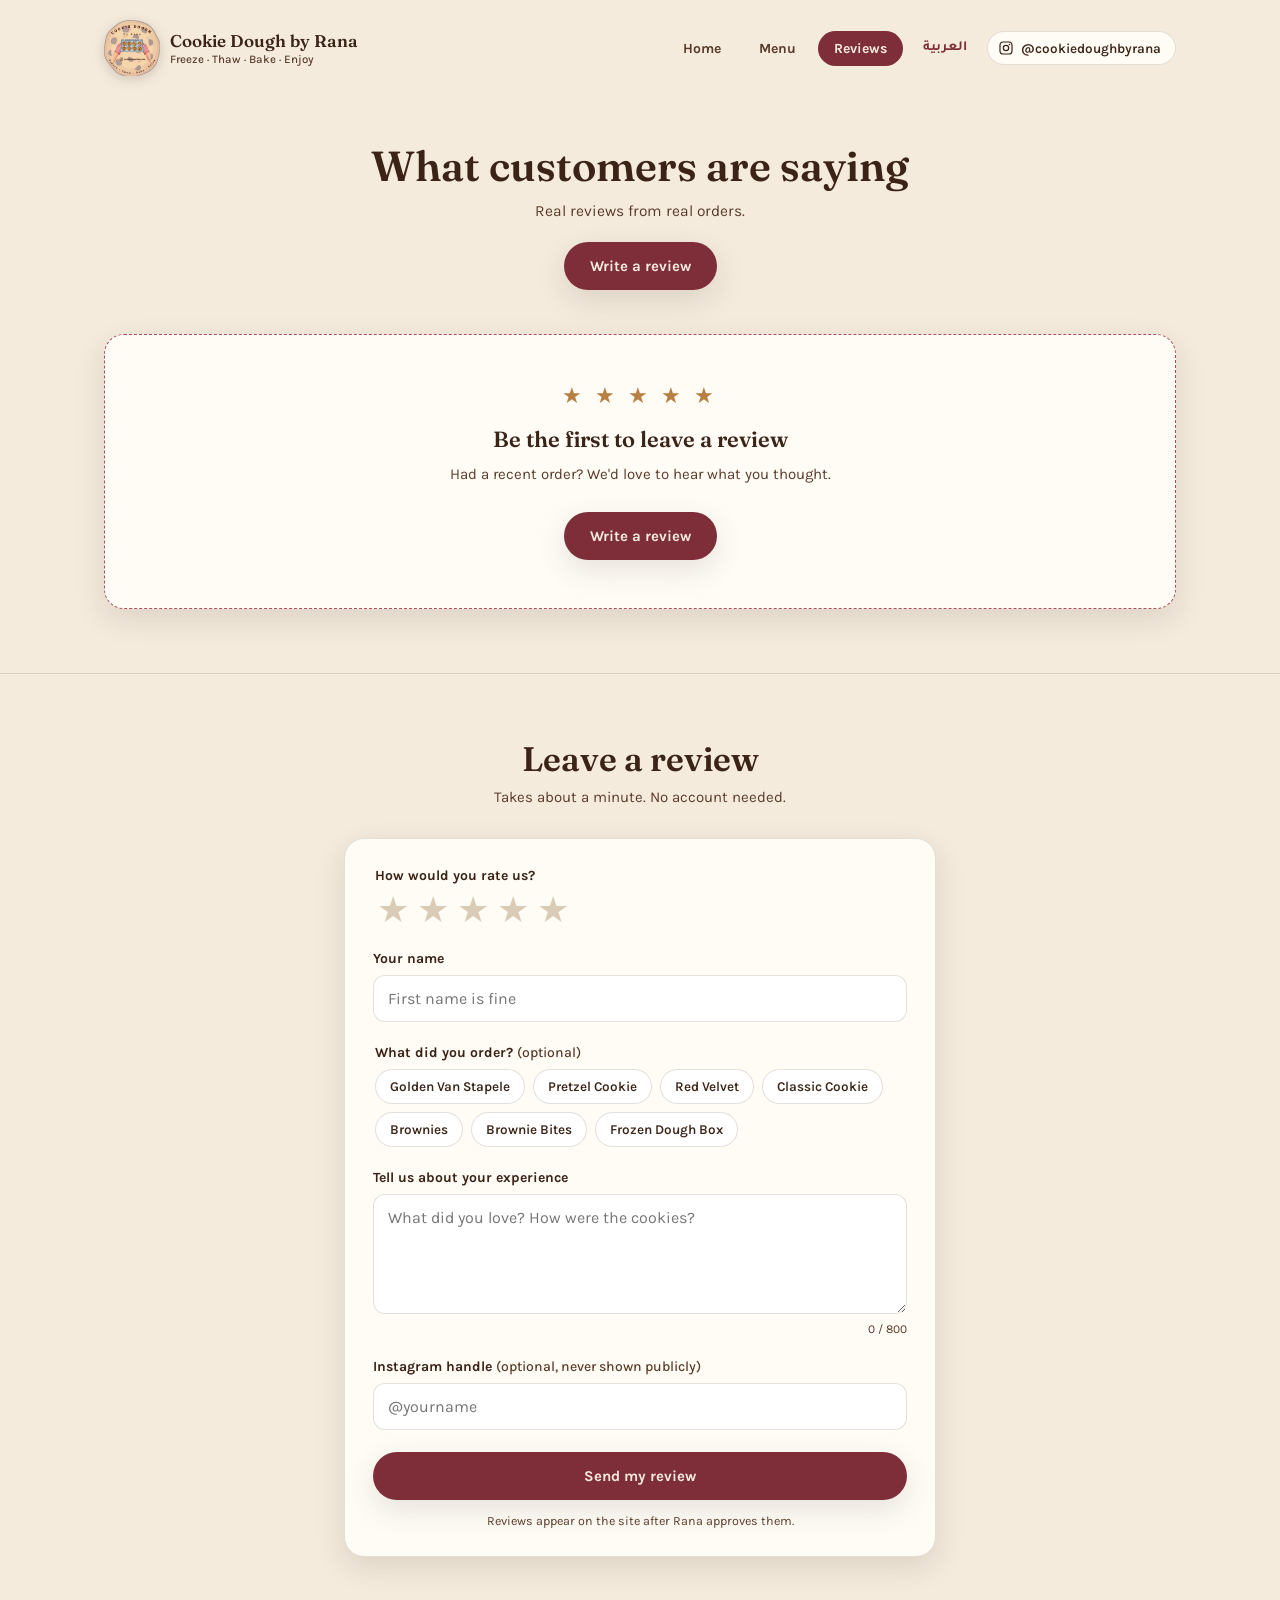
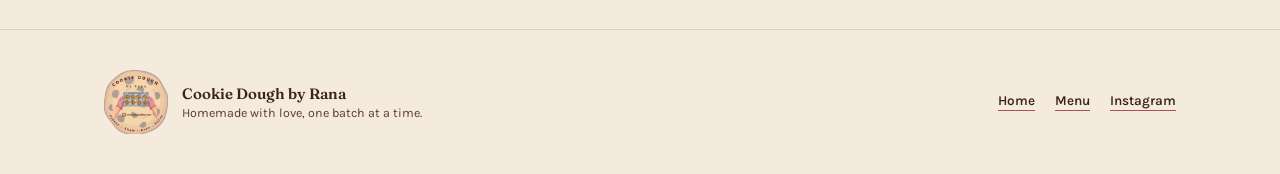
<file: reviews.html>
<!DOCTYPE html>
<html lang="en">
<head>
<meta charset="UTF-8">
<meta name="viewport" content="width=device-width, initial-scale=1, viewport-fit=cover">
<title>Reviews — Cookie Dough by Rana</title>
<meta name="description" content="Real reviews from Cookie Dough by Rana customers — and leave your own.">
<meta property="og:type" content="website">
<meta property="og:title" content="Reviews — Cookie Dough by Rana">
<meta property="og:description" content="Real reviews from Cookie Dough by Rana customers — and leave your own.">
<meta property="og:url" content="https://cookiesbyrana.netlify.app/reviews.html">
<meta property="og:image" content="https://cookiesbyrana.netlify.app/assets/img/og-image.jpg">
<meta name="theme-color" content="#F4EBDD">
<link rel="icon" href="assets/img/favicon-64.png" type="image/png">
<link rel="apple-touch-icon" href="assets/img/logo-180.png">
<link rel="canonical" href="https://cookiesbyrana.netlify.app/reviews.html">
<link rel="alternate" hreflang="en" href="https://cookiesbyrana.netlify.app/reviews.html">
<link rel="alternate" hreflang="ar" href="https://cookiesbyrana.netlify.app/ar/reviews.html">
<link rel="preconnect" href="https://fonts.googleapis.com">
<link rel="preconnect" href="https://fonts.gstatic.com" crossorigin>
<link href="https://fonts.googleapis.com/css2?family=Fraunces:opsz,wght@9..144,400;9..144,500;9..144,600;9..144,700&family=Karla:wght@400;500;600;700&family=Tajawal:wght@500;700&display=swap" rel="stylesheet">
<link rel="stylesheet" href="css/style.css">
</head>
<body>

<div class="topbar wrap">
  <a class="brand" href="index.html">
    <img class="brand-logo" src="assets/img/logo.webp" alt="" width="56" height="56">
    <div class="brand-name">Cookie Dough by Rana<span>Freeze · Thaw · Bake · Enjoy</span></div>
  </a>
  <div class="nav-links">
    <a class="nav-link" href="index.html">Home</a>
    <a class="nav-link" href="menu.html">Menu</a>
    <a class="nav-link active" href="reviews.html">Reviews</a>
    <a class="lang-link" href="ar/reviews.html" lang="ar" hreflang="ar">العربية</a>
    <a class="ig-link" href="https://www.instagram.com/cookiedoughbyrana" target="_blank" rel="noopener">
      <svg viewBox="0 0 24 24" fill="none" xmlns="http://www.w3.org/2000/svg"><rect x="3" y="3" width="18" height="18" rx="5" stroke="currentColor" stroke-width="1.8"/><circle cx="12" cy="12" r="4" stroke="currentColor" stroke-width="1.8"/><circle cx="17.2" cy="6.8" r="1.1" fill="currentColor"/></svg>
      @cookiedoughbyrana
    </a>
  </div>
</div>

<div class="page-header wrap">
  <h1>What customers are saying</h1>
  <p>Real reviews from real orders.</p>
  <div class="reviews-cta"><a class="btn btn-primary" href="#write-review">Write a review</a></div>
</div>

<section class="reviews" style="padding-top:36px;">
  <div class="wrap">

    <!-- Approved reviews load here from your Google Sheet (see js/reviews.js) -->
    <div id="loading-state" class="empty-state">
      <div class="stars">★ ★ ★ ★ ★</div>
      <p style="margin:0;">Loading reviews…</p>
    </div>

    <div id="empty-state" class="empty-state hidden">
      <div class="stars">★ ★ ★ ★ ★</div>
      <h3>Be the first to leave a review</h3>
      <p>Had a recent order? We'd love to hear what you thought.</p>
      <a class="btn btn-primary" href="#write-review">Write a review</a>
    </div>

    <div id="reviews-grid" class="grid-reviews hidden"></div>
  </div>
</section>

<section class="write-section" id="write-review">
  <div class="wrap write-inner">
    <h2>Leave a review</h2>
    <p class="sub">Takes about a minute. No account needed.</p>

    <form id="review-form" class="review-form" novalidate>
      <fieldset class="field">
        <legend class="lbl">How would you rate us?</legend>
        <div class="star-input" role="radiogroup" aria-label="Star rating">
          <input type="radio" id="star5" name="rating" value="5"><label for="star5" title="5 stars">★</label>
          <input type="radio" id="star4" name="rating" value="4"><label for="star4" title="4 stars">★</label>
          <input type="radio" id="star3" name="rating" value="3"><label for="star3" title="3 stars">★</label>
          <input type="radio" id="star2" name="rating" value="2"><label for="star2" title="2 stars">★</label>
          <input type="radio" id="star1" name="rating" value="1"><label for="star1" title="1 star">★</label>
        </div>
      </fieldset>

      <div class="field">
        <label class="lbl" for="name">Your name</label>
        <input type="text" id="name" name="name" maxlength="60" autocomplete="given-name" placeholder="First name is fine">
      </div>

      <fieldset class="field">
        <legend class="lbl">What did you order? <span class="opt">(optional)</span></legend>
        <div class="chips">
          <label class="chip"><input type="checkbox" name="items" value="Golden Van Stapele"><span>Golden Van Stapele</span></label>
          <label class="chip"><input type="checkbox" name="items" value="Pretzel Cookie"><span>Pretzel Cookie</span></label>
          <label class="chip"><input type="checkbox" name="items" value="Red Velvet"><span>Red Velvet</span></label>
          <label class="chip"><input type="checkbox" name="items" value="Classic Cookie"><span>Classic Cookie</span></label>
          <label class="chip"><input type="checkbox" name="items" value="Brownies"><span>Brownies</span></label>
          <label class="chip"><input type="checkbox" name="items" value="Brownie Bites"><span>Brownie Bites</span></label>
          <label class="chip"><input type="checkbox" name="items" value="Frozen Dough Box"><span>Frozen Dough Box</span></label>
        </div>
      </fieldset>

      <div class="field">
        <label class="lbl" for="review">Tell us about your experience</label>
        <textarea id="review" name="review" maxlength="800" placeholder="What did you love? How were the cookies?"></textarea>
        <div class="char-count" id="char-count">0 / 800</div>
      </div>

      <div class="field">
        <label class="lbl" for="instagram">Instagram handle <span class="opt">(optional, never shown publicly)</span></label>
        <input type="text" id="instagram" name="instagram" maxlength="40" placeholder="@yourname">
      </div>

      <!-- Spam trap: hidden from people, bots tend to fill it in -->
      <div class="hp" aria-hidden="true">
        <label>Website <input type="text" name="website" tabindex="-1" autocomplete="off"></label>
      </div>

      <div id="form-msg" class="form-msg hidden" role="alert"></div>
      <button type="submit" id="submit-review" class="btn btn-primary">Send my review</button>
      <p class="form-note">Reviews appear on the site after Rana approves them.</p>
    </form>

    <div id="form-thanks" class="form-thanks hidden">
      <div class="stars">★ ★ ★ ★ ★</div>
      <h3>Thank you! 💕</h3>
      <p>Your review was sent. It will show up here once it has been approved.</p>
    </div>
  </div>
</section>

<footer>
  <div class="wrap footer-inner">
    <div class="footer-brand">
      <img class="footer-logo" src="assets/img/logo.webp" alt="" width="64" height="64" loading="lazy">
      <div>
        <div class="fbrand">Cookie Dough by Rana</div>
        <div class="fsub">Homemade with love, one batch at a time.</div>
      </div>
    </div>
    <div class="flinks">
      <a href="index.html">Home</a>
      <a href="menu.html">Menu</a>
      <a href="https://www.instagram.com/cookiedoughbyrana" target="_blank" rel="noopener">Instagram</a>
    </div>
  </div>
</footer>

<script src="js/reviews.js"></script>

</body>
</html>
</file>
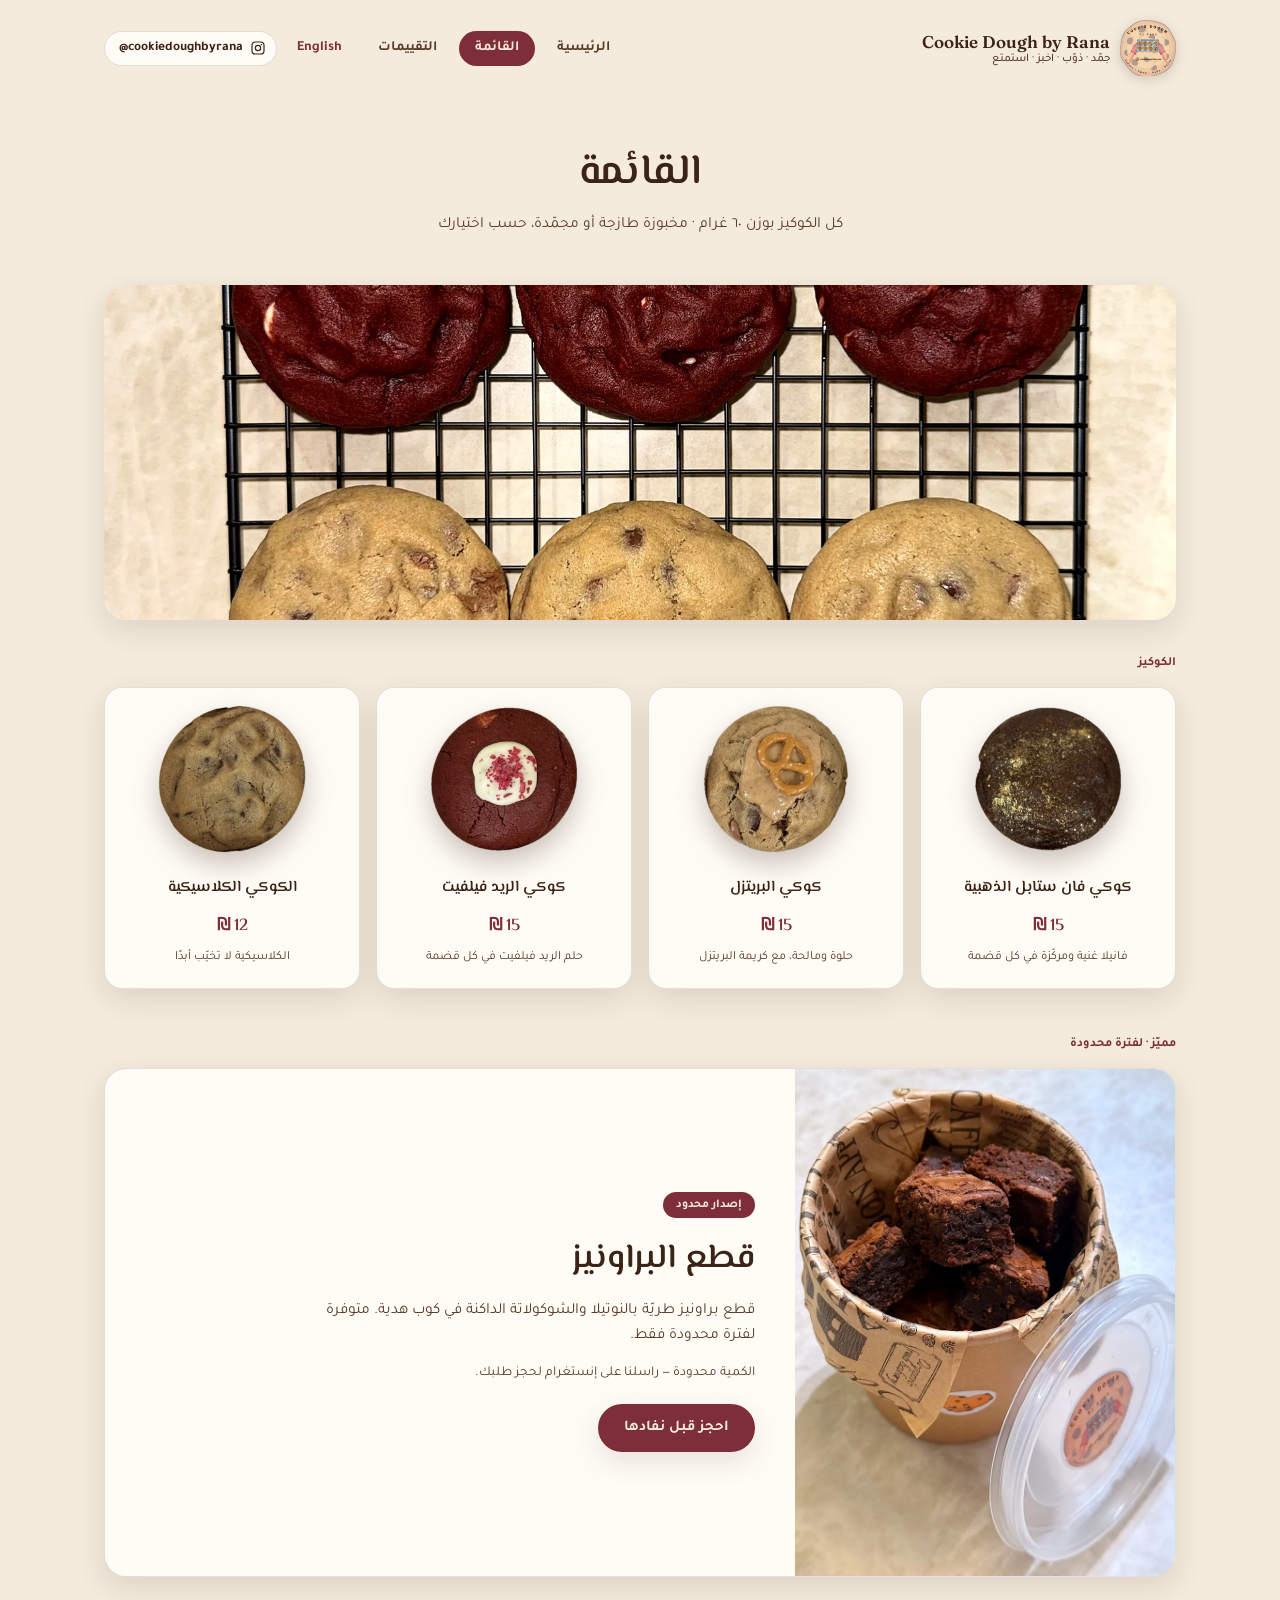
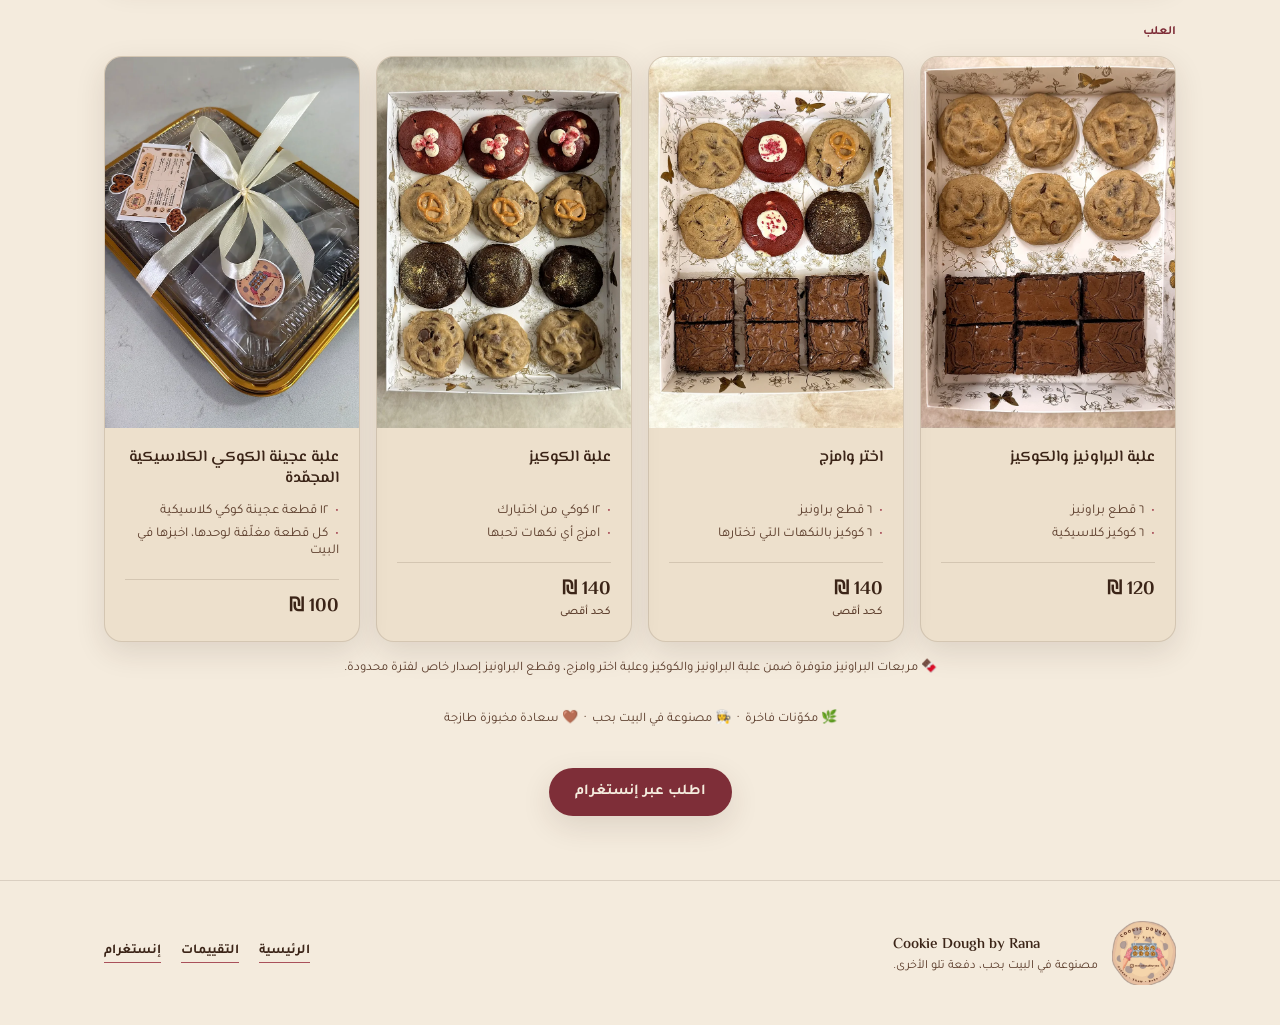
<file: ar/menu.html>
<!DOCTYPE html>
<html lang="ar" dir="rtl">
<head>
<meta charset="UTF-8">
<meta name="viewport" content="width=device-width, initial-scale=1, viewport-fit=cover">
<title>القائمة — Cookie Dough by Rana</title>
<meta name="description" content="قائمة Cookie Dough by Rana: كوكي فان ستابل الذهبية، البريتزل، الريد فيلفيت والكلاسيكية، علب البراونيز وعجينة الكوكي المجمّدة.">
<meta property="og:type" content="website">
<meta property="og:locale" content="ar_AR">
<meta property="og:title" content="القائمة — Cookie Dough by Rana">
<meta property="og:description" content="قائمة Cookie Dough by Rana: كوكي فان ستابل الذهبية، البريتزل، الريد فيلفيت والكلاسيكية، علب البراونيز وعجينة الكوكي المجمّدة.">
<meta property="og:url" content="https://cookiesbyrana.netlify.app/ar/menu.html">
<meta property="og:image" content="https://cookiesbyrana.netlify.app/assets/img/og-image.jpg">
<meta name="theme-color" content="#F4EBDD">
<link rel="icon" href="../assets/img/favicon-64.png" type="image/png">
<link rel="apple-touch-icon" href="../assets/img/logo-180.png">
<link rel="canonical" href="https://cookiesbyrana.netlify.app/ar/menu.html">
<link rel="alternate" hreflang="en" href="https://cookiesbyrana.netlify.app/menu.html">
<link rel="alternate" hreflang="ar" href="https://cookiesbyrana.netlify.app/ar/menu.html">
<link rel="preconnect" href="https://fonts.googleapis.com">
<link rel="preconnect" href="https://fonts.gstatic.com" crossorigin>
<link href="https://fonts.googleapis.com/css2?family=El+Messiri:wght@500;600;700&family=Fraunces:opsz,wght@9..144,600&family=Karla:wght@500;700&family=Tajawal:wght@400;500;700&display=swap" rel="stylesheet">
<link rel="stylesheet" href="../css/style.css">
</head>
<body>

<div class="topbar wrap">
  <a class="brand" href="index.html">
    <img class="brand-logo" src="../assets/img/logo.webp" alt="" width="56" height="56">
    <div class="brand-name"><bdi>Cookie Dough by Rana</bdi><span>جمّد · ذوّب · اخبز · استمتع</span></div>
  </a>
  <div class="nav-links">
    <a class="nav-link" href="index.html">الرئيسية</a>
    <a class="nav-link active" href="menu.html">القائمة</a>
    <a class="nav-link" href="reviews.html">التقييمات</a>
    <a class="lang-link" href="../menu.html" lang="en" hreflang="en">English</a>
    <a class="ig-link" href="https://www.instagram.com/cookiedoughbyrana" target="_blank" rel="noopener">
      <svg viewBox="0 0 24 24" fill="none" xmlns="http://www.w3.org/2000/svg"><rect x="3" y="3" width="18" height="18" rx="5" stroke="currentColor" stroke-width="1.8"/><circle cx="12" cy="12" r="4" stroke="currentColor" stroke-width="1.8"/><circle cx="17.2" cy="6.8" r="1.1" fill="currentColor"/></svg>
      <span dir="ltr">@cookiedoughbyrana</span>
    </a>
  </div>
</div>

<div class="page-header wrap">
  <h1>القائمة</h1>
  <p>كل الكوكيز بوزن ٦٠ غرام · مخبوزة طازجة أو مجمّدة، حسب اختيارك</p>
</div>

<div class="wrap"><div class="menu-banner"><img src="../assets/img/rack-banner.webp" alt="كوكيز ريد فيلفيت وكلاسيكية مخبوزة طازجة على شبك التبريد" width="1600" height="596"></div></div>

<section class="menu-section">
  <div class="wrap menu-inner">

    <div class="menu-sub-label">الكوكيز</div>
    <div class="cookie-grid">
      <div class="cookie-card">
        <img class="cookie-img" loading="lazy" src="../assets/img/cookies/golden.webp" alt="كوكي فان ستابل الذهبية" width="480" height="480">
        <h3>كوكي فان ستابل الذهبية</h3>
        <div class="price">15 ₪</div>
        <p class="note">فانيلا غنية ومركّزة في كل قضمة</p>
      </div>
      <div class="cookie-card">
        <img class="cookie-img" loading="lazy" src="../assets/img/cookies/pretzel.webp" alt="كوكي البريتزل" width="480" height="480">
        <h3>كوكي البريتزل</h3>
        <div class="price">15 ₪</div>
        <p class="note">حلوة ومالحة، مع كريمة البريتزل</p>
      </div>
      <div class="cookie-card">
        <img class="cookie-img" loading="lazy" src="../assets/img/cookies/redvelvet.webp" alt="كوكي الريد فيلفيت" width="480" height="480">
        <h3>كوكي الريد فيلفيت</h3>
        <div class="price">15 ₪</div>
        <p class="note">حلم الريد فيلفيت في كل قضمة</p>
      </div>
      <div class="cookie-card">
        <img class="cookie-img" loading="lazy" src="../assets/img/cookies/classic.webp" alt="الكوكي الكلاسيكية" width="480" height="480">
        <h3>الكوكي الكلاسيكية</h3>
        <div class="price">12 ₪</div>
        <p class="note">الكلاسيكية لا تخيّب أبدًا</p>
      </div>
    </div>

    <div class="menu-sub-label">مميّز · لفترة محدودة</div>
    <div class="special-card">
      <div class="special-photo"><img loading="lazy" src="../assets/img/cookies/brownie-bites.webp" alt="قطع براونيز في كوب هدية مع ملصق Cookie Dough by Rana" width="810" height="1080"></div>
      <div class="special-body">
        <span class="special-badge">إصدار محدود</span>
        <h3>قطع البراونيز</h3>
        <p>قطع براونيز طريّة بالنوتيلا والشوكولاتة الداكنة في كوب هدية. متوفرة لفترة محدودة فقط.</p>
        <p class="special-note">الكمية محدودة — راسلنا على إنستغرام لحجز طلبك.</p>
        <a class="btn btn-primary" href="https://www.instagram.com/cookiedoughbyrana" target="_blank" rel="noopener">احجز قبل نفادها</a>
      </div>
    </div>

    <div class="menu-sub-label">العلب</div>
    <div class="box-grid">
      <div class="box-card">
        <div class="box-photo"><img loading="lazy" src="../assets/img/cookies/brownie-box.webp" alt="علبة البراونيز والكوكيز فيها ٦ كوكيز كلاسيكية و٦ قطع براونيز"></div>
        <div class="box-body">
          <h3>علبة البراونيز والكوكيز</h3>
          <ul>
            <li>٦ قطع براونيز</li>
            <li>٦ كوكيز كلاسيكية</li>
          </ul>
          <div class="price">120 ₪</div>
        </div>
      </div>
      <div class="box-card">
        <div class="box-photo"><img loading="lazy" src="../assets/img/cookies/mix-match-box.webp" alt="علبة اختر وامزج فيها ٦ قطع براونيز وكوكيز بنكهات متنوعة"></div>
        <div class="box-body">
          <h3>اختر وامزج</h3>
          <ul>
            <li>٦ قطع براونيز</li>
            <li>٦ كوكيز بالنكهات التي تختارها</li>
          </ul>
          <div class="price">140 ₪<small>كحد أقصى</small></div>
        </div>
      </div>
      <div class="box-card">
        <div class="box-photo"><img loading="lazy" src="../assets/img/cookies/cookie-box.webp" alt="علبة فيها ١٢ كوكي: ريد فيلفيت وبريتزل وفان ستابل الذهبية وكلاسيكية"></div>
        <div class="box-body">
          <h3>علبة الكوكيز</h3>
          <ul>
            <li>١٢ كوكي من اختيارك</li>
            <li>امزج أي نكهات تحبها</li>
          </ul>
          <div class="price">140 ₪<small>كحد أقصى</small></div>
        </div>
      </div>
      <div class="box-card">
        <div class="box-photo"><img loading="lazy" src="../assets/img/cookies/frozen-dough-box.webp" alt="علبة عجينة الكوكي المجمّدة مع شريطة وملصق الشعار وبطاقة طريقة الخبز"></div>
        <div class="box-body">
          <h3>علبة عجينة الكوكي الكلاسيكية المجمّدة</h3>
          <ul>
            <li>١٢ قطعة عجينة كوكي كلاسيكية</li>
            <li>كل قطعة مغلّفة لوحدها، اخبزها في البيت</li>
          </ul>
          <div class="price">100 ₪</div>
        </div>
      </div>
    </div>
    <p class="menu-note brownie-note">🍫 مربعات البراونيز متوفرة ضمن علبة البراونيز والكوكيز وعلبة اختر وامزج، وقطع البراونيز إصدار خاص لفترة محدودة.</p>

    <p class="menu-note">🌿 مكوّنات فاخرة &nbsp;·&nbsp; 👩‍🍳 مصنوعة في البيت بحب &nbsp;·&nbsp; 🤎 سعادة مخبوزة طازجة</p>

    <div class="menu-cta">
      <a class="btn btn-primary" href="https://www.instagram.com/cookiedoughbyrana" target="_blank" rel="noopener">اطلب عبر إنستغرام</a>
    </div>
  </div>
</section>

<footer>
  <div class="wrap footer-inner">
    <div class="footer-brand">
      <img class="footer-logo" src="../assets/img/logo.webp" alt="" width="64" height="64" loading="lazy">
      <div>
        <div class="fbrand" dir="ltr">Cookie Dough by Rana</div>
        <div class="fsub">مصنوعة في البيت بحب، دفعة تلو الأخرى.</div>
      </div>
    </div>
    <div class="flinks">
      <a href="index.html">الرئيسية</a>
      <a href="reviews.html">التقييمات</a>
      <a href="https://www.instagram.com/cookiedoughbyrana" target="_blank" rel="noopener">إنستغرام</a>
    </div>
  </div>
</footer>

</body>
</html>
</file>
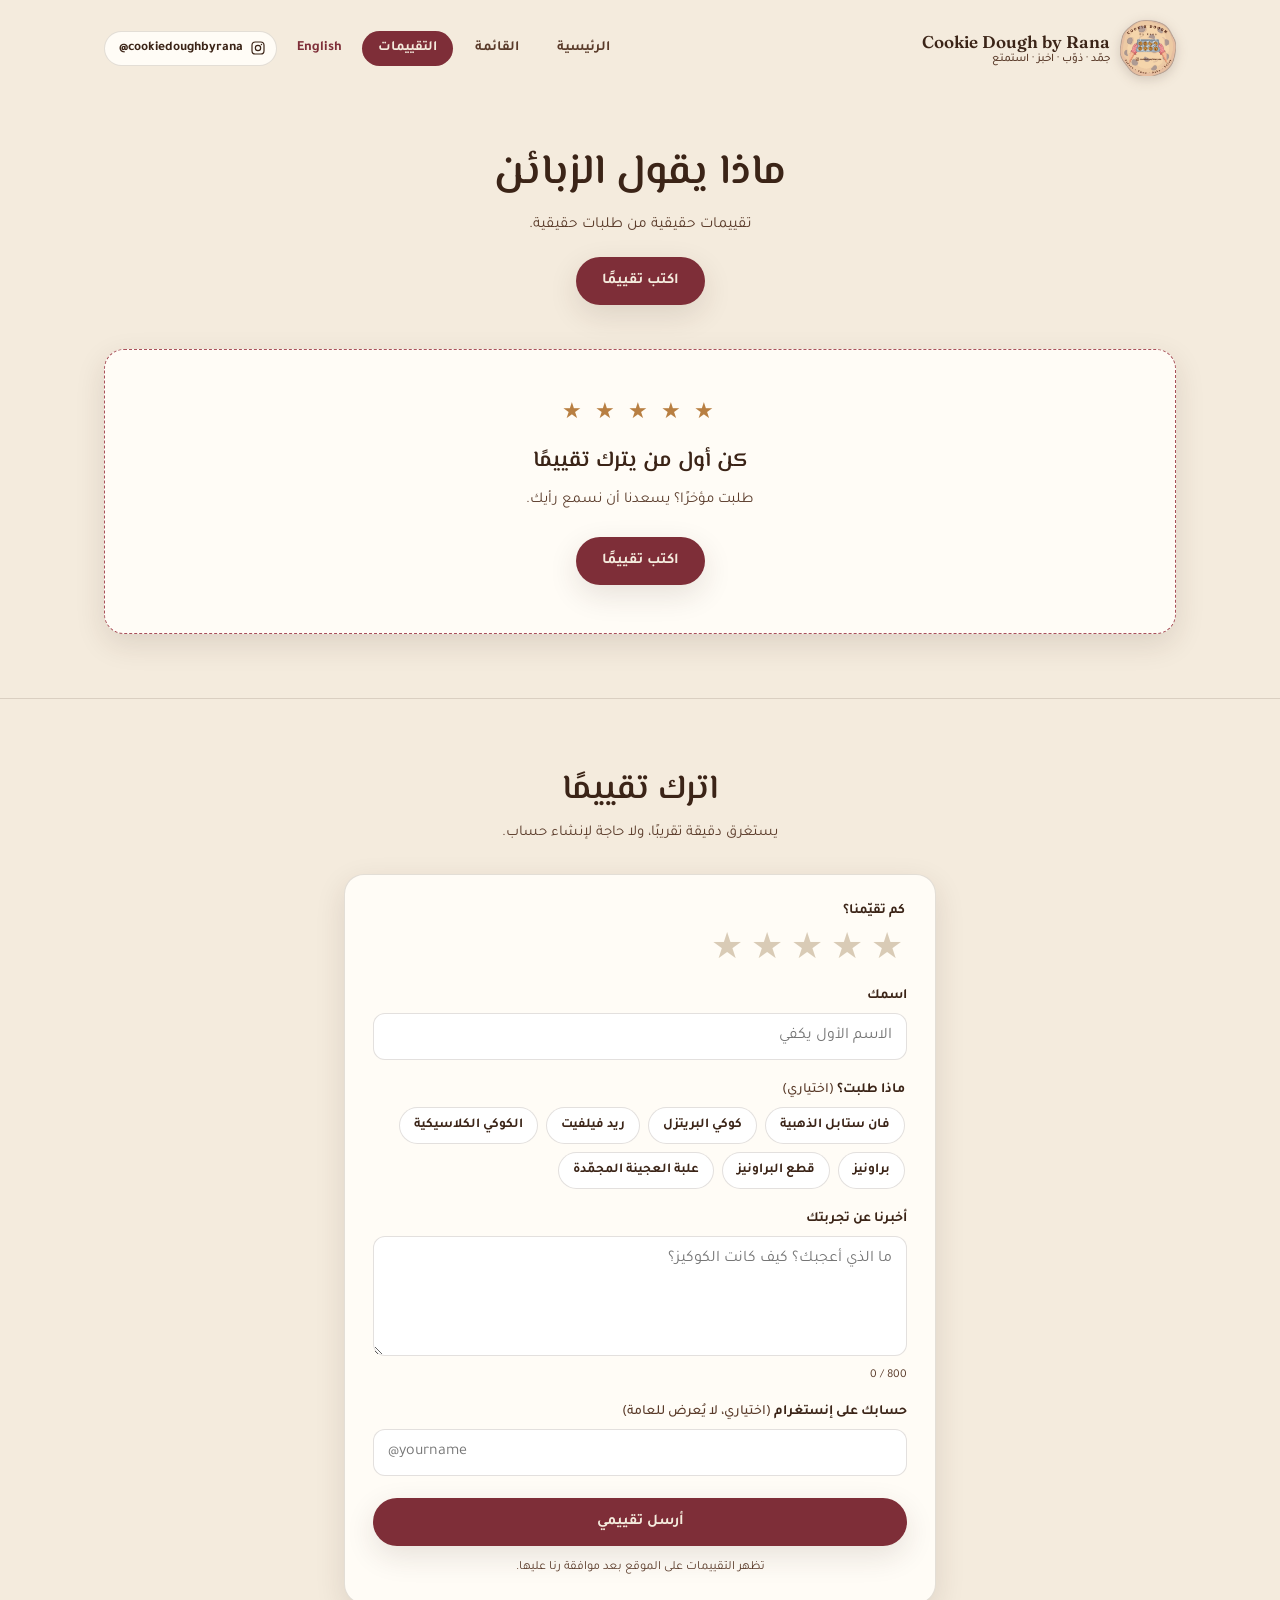
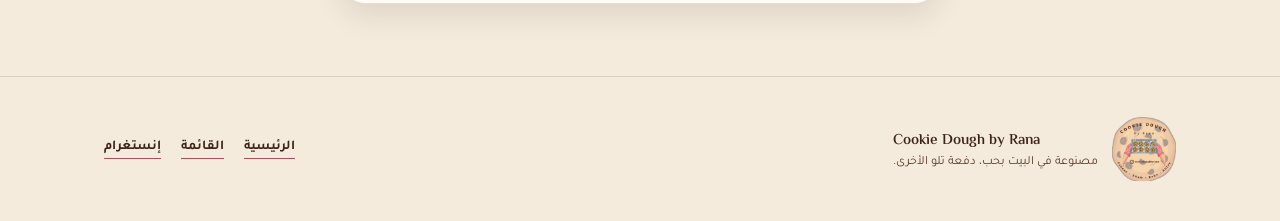
<file: ar/reviews.html>
<!DOCTYPE html>
<html lang="ar" dir="rtl">
<head>
<meta charset="UTF-8">
<meta name="viewport" content="width=device-width, initial-scale=1, viewport-fit=cover">
<title>التقييمات — Cookie Dough by Rana</title>
<meta name="description" content="تقييمات حقيقية من زبائن Cookie Dough by Rana — وشاركنا رأيك أيضًا.">
<meta property="og:type" content="website">
<meta property="og:locale" content="ar_AR">
<meta property="og:title" content="التقييمات — Cookie Dough by Rana">
<meta property="og:description" content="تقييمات حقيقية من زبائن Cookie Dough by Rana — وشاركنا رأيك أيضًا.">
<meta property="og:url" content="https://cookiesbyrana.netlify.app/ar/reviews.html">
<meta property="og:image" content="https://cookiesbyrana.netlify.app/assets/img/og-image.jpg">
<meta name="theme-color" content="#F4EBDD">
<link rel="icon" href="../assets/img/favicon-64.png" type="image/png">
<link rel="apple-touch-icon" href="../assets/img/logo-180.png">
<link rel="canonical" href="https://cookiesbyrana.netlify.app/ar/reviews.html">
<link rel="alternate" hreflang="en" href="https://cookiesbyrana.netlify.app/reviews.html">
<link rel="alternate" hreflang="ar" href="https://cookiesbyrana.netlify.app/ar/reviews.html">
<link rel="preconnect" href="https://fonts.googleapis.com">
<link rel="preconnect" href="https://fonts.gstatic.com" crossorigin>
<link href="https://fonts.googleapis.com/css2?family=El+Messiri:wght@500;600;700&family=Fraunces:opsz,wght@9..144,600&family=Karla:wght@500;700&family=Tajawal:wght@400;500;700&display=swap" rel="stylesheet">
<link rel="stylesheet" href="../css/style.css">
</head>
<body>

<div class="topbar wrap">
  <a class="brand" href="index.html">
    <img class="brand-logo" src="../assets/img/logo.webp" alt="" width="56" height="56">
    <div class="brand-name"><bdi>Cookie Dough by Rana</bdi><span>جمّد · ذوّب · اخبز · استمتع</span></div>
  </a>
  <div class="nav-links">
    <a class="nav-link" href="index.html">الرئيسية</a>
    <a class="nav-link" href="menu.html">القائمة</a>
    <a class="nav-link active" href="reviews.html">التقييمات</a>
    <a class="lang-link" href="../reviews.html" lang="en" hreflang="en">English</a>
    <a class="ig-link" href="https://www.instagram.com/cookiedoughbyrana" target="_blank" rel="noopener">
      <svg viewBox="0 0 24 24" fill="none" xmlns="http://www.w3.org/2000/svg"><rect x="3" y="3" width="18" height="18" rx="5" stroke="currentColor" stroke-width="1.8"/><circle cx="12" cy="12" r="4" stroke="currentColor" stroke-width="1.8"/><circle cx="17.2" cy="6.8" r="1.1" fill="currentColor"/></svg>
      <span dir="ltr">@cookiedoughbyrana</span>
    </a>
  </div>
</div>

<div class="page-header wrap">
  <h1>ماذا يقول الزبائن</h1>
  <p>تقييمات حقيقية من طلبات حقيقية.</p>
  <div class="reviews-cta"><a class="btn btn-primary" href="#write-review">اكتب تقييمًا</a></div>
</div>

<section class="reviews" style="padding-top:36px;">
  <div class="wrap">

    <!-- Approved reviews load here from your Google Sheet (see js/reviews.js) -->
    <div id="loading-state" class="empty-state">
      <div class="stars">★ ★ ★ ★ ★</div>
      <p style="margin:0;">جارٍ تحميل التقييمات…</p>
    </div>

    <div id="empty-state" class="empty-state hidden">
      <div class="stars">★ ★ ★ ★ ★</div>
      <h3>كن أول من يترك تقييمًا</h3>
      <p>طلبت مؤخرًا؟ يسعدنا أن نسمع رأيك.</p>
      <a class="btn btn-primary" href="#write-review">اكتب تقييمًا</a>
    </div>

    <div id="reviews-grid" class="grid-reviews hidden"></div>
  </div>
</section>

<section class="write-section" id="write-review">
  <div class="wrap write-inner">
    <h2>اترك تقييمًا</h2>
    <p class="sub">يستغرق دقيقة تقريبًا، ولا حاجة لإنشاء حساب.</p>

    <form id="review-form" class="review-form" novalidate>
      <fieldset class="field">
        <legend class="lbl">كم تقيّمنا؟</legend>
        <div class="star-input" role="radiogroup" aria-label="التقييم بالنجوم">
          <input type="radio" id="star5" name="rating" value="5"><label for="star5" title="5 نجوم">★</label>
          <input type="radio" id="star4" name="rating" value="4"><label for="star4" title="4 نجوم">★</label>
          <input type="radio" id="star3" name="rating" value="3"><label for="star3" title="3 نجوم">★</label>
          <input type="radio" id="star2" name="rating" value="2"><label for="star2" title="نجمتان">★</label>
          <input type="radio" id="star1" name="rating" value="1"><label for="star1" title="نجمة واحدة">★</label>
        </div>
      </fieldset>

      <div class="field">
        <label class="lbl" for="name">اسمك</label>
        <input type="text" id="name" name="name" maxlength="60" autocomplete="given-name" placeholder="الاسم الأول يكفي">
      </div>

      <fieldset class="field">
        <legend class="lbl">ماذا طلبت؟ <span class="opt">(اختياري)</span></legend>
        <div class="chips">
          <label class="chip"><input type="checkbox" name="items" value="Golden Van Stapele"><span>فان ستابل الذهبية</span></label>
          <label class="chip"><input type="checkbox" name="items" value="Pretzel Cookie"><span>كوكي البريتزل</span></label>
          <label class="chip"><input type="checkbox" name="items" value="Red Velvet"><span>ريد فيلفيت</span></label>
          <label class="chip"><input type="checkbox" name="items" value="Classic Cookie"><span>الكوكي الكلاسيكية</span></label>
          <label class="chip"><input type="checkbox" name="items" value="Brownies"><span>براونيز</span></label>
          <label class="chip"><input type="checkbox" name="items" value="Brownie Bites"><span>قطع البراونيز</span></label>
          <label class="chip"><input type="checkbox" name="items" value="Frozen Dough Box"><span>علبة العجينة المجمّدة</span></label>
        </div>
      </fieldset>

      <div class="field">
        <label class="lbl" for="review">أخبرنا عن تجربتك</label>
        <textarea id="review" name="review" maxlength="800" placeholder="ما الذي أعجبك؟ كيف كانت الكوكيز؟"></textarea>
        <div class="char-count" id="char-count" dir="ltr">0 / 800</div>
      </div>

      <div class="field">
        <label class="lbl" for="instagram">حسابك على إنستغرام <span class="opt">(اختياري، لا يُعرض للعامة)</span></label>
        <input type="text" id="instagram" name="instagram" maxlength="40" placeholder="@yourname" dir="ltr">
      </div>

      <!-- Spam trap: hidden from people, bots tend to fill it in -->
      <div class="hp" aria-hidden="true">
        <label>Website <input type="text" name="website" tabindex="-1" autocomplete="off"></label>
      </div>

      <div id="form-msg" class="form-msg hidden" role="alert"></div>
      <button type="submit" id="submit-review" class="btn btn-primary">أرسل تقييمي</button>
      <p class="form-note">تظهر التقييمات على الموقع بعد موافقة رنا عليها.</p>
    </form>

    <div id="form-thanks" class="form-thanks hidden">
      <div class="stars">★ ★ ★ ★ ★</div>
      <h3>شكرًا لك! 💕</h3>
      <p>تم إرسال تقييمك، وسيظهر هنا بعد الموافقة عليه.</p>
    </div>
  </div>
</section>

<footer>
  <div class="wrap footer-inner">
    <div class="footer-brand">
      <img class="footer-logo" src="../assets/img/logo.webp" alt="" width="64" height="64" loading="lazy">
      <div>
        <div class="fbrand" dir="ltr">Cookie Dough by Rana</div>
        <div class="fsub">مصنوعة في البيت بحب، دفعة تلو الأخرى.</div>
      </div>
    </div>
    <div class="flinks">
      <a href="index.html">الرئيسية</a>
      <a href="menu.html">القائمة</a>
      <a href="https://www.instagram.com/cookiedoughbyrana" target="_blank" rel="noopener">إنستغرام</a>
    </div>
  </div>
</footer>

<script src="../js/reviews.js"></script>

</body>
</html>
</file>
<file: css/style.css>
:root{
  --cream:#F4EBDD;
  --cream-2:#EDE0CC;
  --cocoa:#3B2417;
  --cocoa-soft:#5A3B2A;
  --rose:#A9505A;
  --rose-deep:#7E2E38;
  --caramel:#B87F42;
  --card:#FFFCF6;
  --line: rgba(59,36,23,0.14);
  --shadow: 0 10px 30px rgba(59,36,23,0.12);
}
*{ box-sizing:border-box; }
html{ scroll-behavior:smooth; }
body{
  margin:0; background:var(--cream); color:var(--cocoa);
  font-family:'Karla', -apple-system, BlinkMacSystemFont, 'Segoe UI', sans-serif;
  -webkit-font-smoothing:antialiased; overflow-x:hidden;
}
img{ max-width:100%; display:block; }
.wrap{ max-width:1120px; margin:0 auto; padding:0 24px; }
h1,h2,h3{ font-family:'Fraunces', Georgia, serif; margin:0; color:var(--cocoa); font-weight:600; }
a{ color:inherit; }

/* ---------- top nav ---------- */
.topbar{
  display:flex; align-items:center; justify-content:space-between; flex-wrap:wrap; gap:14px;
  padding:20px 24px; max-width:1120px; margin:0 auto;
}
.brand{ display:flex; align-items:center; gap:10px; text-decoration:none; }
.brand-logo{ width:56px; height:56px; flex-shrink:0; filter:drop-shadow(0 3px 6px rgba(59,36,23,0.18)); transition:transform .3s ease; }
.brand:hover .brand-logo{ transform:rotate(-8deg); }
.brand-name{ font-family:'Fraunces',serif; font-weight:600; font-size:17px; color:var(--cocoa); }
.brand-name span{ display:block; font-family:'Karla',sans-serif; font-weight:500; font-size:11.5px; color:var(--cocoa-soft); margin-top:1px; }

.nav-links{ display:flex; align-items:center; gap:6px; flex-wrap:wrap; }
.nav-link{
  font-size:14px; font-weight:700; text-decoration:none; color:var(--cocoa-soft);
  padding:9px 16px; border-radius:100px;
}
.nav-link.active{ color:var(--cream); background:var(--rose-deep); }
.nav-link:not(.active):hover{ background:var(--cream-2); color:var(--cocoa); }
.ig-link{
  display:flex; align-items:center; gap:7px; font-size:13.5px; font-weight:600; color:var(--cocoa);
  text-decoration:none; border:1.5px solid var(--line); padding-block:8px; padding-inline:10px 14px; border-radius:100px; background:var(--card);
}
.ig-link svg{ width:16px; height:16px; flex-shrink:0; }

/* ---------- buttons ---------- */
.btn{
  font-family:'Karla',sans-serif; font-weight:700; font-size:15px; padding:15px 26px; border-radius:100px;
  text-decoration:none; display:inline-flex; align-items:center; gap:8px; border:none; cursor:pointer;
}
.btn-primary{ background:var(--rose-deep); color:var(--cream); box-shadow:var(--shadow); }
.btn-secondary{ background:transparent; color:var(--cocoa); border:1.5px solid var(--cocoa); }

/* ---------- hero ---------- */
.hero{ padding:28px 0 56px; }
.hero-grid{ display:grid; grid-template-columns:1.05fr 0.95fr; gap:48px; align-items:center; }
.eyebrow-tag{
  display:inline-flex; align-items:center; gap:8px; background:var(--cream-2); border:1px solid var(--line);
  padding:6px 14px; border-radius:100px; font-size:13px; font-weight:600; color:var(--rose-deep); margin-bottom:22px;
}
.eyebrow-tag::before{ content:"🍪"; font-size:14px; }
.hero h1{ font-size:clamp(34px,5.4vw,54px); line-height:1.06; letter-spacing:-0.5px; }
.hero h1 em{ font-style:italic; color:var(--rose-deep); }
.hero p.lede{ font-size:17px; line-height:1.55; color:var(--cocoa-soft); max-width:480px; margin-top:18px; }
.hero-ctas{ display:flex; flex-wrap:wrap; gap:14px; margin-top:30px; }
.hero-photo{ position:relative; }
.hero-photo img{ border-radius:22px; box-shadow:var(--shadow); width:100%; height:auto; object-fit:cover; aspect-ratio:4/5; }

/* ---------- page header (for non-home pages) ---------- */
.page-header{ padding:44px 0 8px; text-align:center; }
.page-header h1{ font-size:clamp(30px,4.2vw,42px); }
.page-header p{ color:var(--cocoa-soft); font-size:15.5px; margin-top:10px; max-width:520px; margin-left:auto; margin-right:auto; }

/* ---------- steps ---------- */
.steps{ padding:20px 0 60px; border-top:1px solid var(--line); }
.steps-inner{ padding-top:56px; }
.steps h2{ font-size:clamp(26px,3.4vw,34px); text-align:center; margin-bottom:8px; }
.steps .sub{ text-align:center; color:var(--cocoa-soft); font-size:15px; margin-bottom:40px; }
.steps-grid{ display:grid; grid-template-columns:repeat(3,1fr); gap:24px; }
.step-card{ text-align:center; padding:0 10px; }
.step-num{
  width:44px; height:44px; margin:0 auto 16px; border-radius:50%; background:var(--cream-2); border:1px solid var(--line);
  display:flex; align-items:center; justify-content:center; font-family:'Fraunces',serif; font-weight:600; font-size:17px; color:var(--rose-deep);
}
.step-card h3{ font-size:17px; margin-bottom:8px; }
.step-card p{ font-size:14px; color:var(--cocoa-soft); line-height:1.5; margin:0; }

/* ---------- menu ---------- */
.menu-section{ padding:8px 0 64px; }
.menu-banner{ margin:26px 0 8px; border-radius:22px; overflow:hidden; box-shadow:var(--shadow); aspect-ratio:16/5; }
.menu-banner img{ width:100%; height:100%; object-fit:cover; object-position:center 45%; }

/* ---------- look inside (home) ---------- */
.inside{ padding:64px 0 60px; border-top:1px solid var(--line); }
.inside-head{ text-align:center; margin-bottom:34px; }
.inside-head .eyebrow-tag{ margin-bottom:14px; }
.inside-head .eyebrow-tag::before{ content:"✨"; }
.inside-head h2{ font-size:clamp(26px,3.4vw,36px); }
.inside-head h2 em{ font-style:italic; color:var(--rose-deep); }
.inside-head .sub{ color:var(--cocoa-soft); font-size:15px; margin:10px 0 0; }
.inside-grid{ display:grid; grid-template-columns:repeat(4,1fr); gap:16px; }
.inside-tile{ position:relative; margin:0; border-radius:20px; overflow:hidden; aspect-ratio:4/5; box-shadow:var(--shadow); }
.inside-tile img{ width:100%; height:100%; object-fit:cover; transition:transform .5s ease; }
.inside-tile:hover img{ transform:scale(1.05); }
.inside-tile figcaption{
  position:absolute; inset:auto 0 0 0; padding:40px 16px 16px; color:var(--cream); font-size:13px; line-height:1.4;
  background:linear-gradient(to top, rgba(43,24,14,0.88), rgba(43,24,14,0));
}
.inside-tile figcaption b{ display:block; font-family:'Fraunces',serif; font-size:17px; font-weight:600; margin-bottom:2px; }
.inside-cta{ text-align:center; margin-top:32px; }
.menu-inner{ padding-top:20px; }
.menu-sub-label{ font-size:12.5px; font-weight:700; letter-spacing:1.5px; text-transform:uppercase; color:var(--rose-deep); margin:0 0 16px; }
.cookie-grid{ display:grid; grid-template-columns:repeat(4,1fr); gap:16px; margin-bottom:48px; }
.cookie-card{ background:var(--card); border:1px solid var(--line); border-radius:18px; padding:22px 18px; text-align:center; box-shadow:var(--shadow); }
.cookie-img{ width:150px; height:150px; margin:-6px auto 14px; filter:drop-shadow(0 12px 14px rgba(59,36,23,0.28)); transition:transform .35s ease; }
.cookie-card:hover .cookie-img{ transform:rotate(-8deg) scale(1.05); }
.cookie-card h3{ font-size:15.5px; line-height:1.3; margin-bottom:6px; min-height:39px; display:flex; align-items:center; justify-content:center; }
.cookie-card .price{ font-family:'Fraunces',serif; font-weight:600; color:var(--rose-deep); font-size:17px; margin-bottom:10px; }
.cookie-card p.note{ font-size:12.5px; color:var(--cocoa-soft); font-style:italic; line-height:1.4; margin:0; }
.box-grid{ display:grid; grid-template-columns:repeat(4,1fr); gap:16px; }
.box-card{ background:var(--cream-2); border:1px solid var(--line); border-radius:18px; overflow:hidden; box-shadow:var(--shadow); }
.box-photo{ width:100%; aspect-ratio: 251/367; overflow:hidden; }
.box-photo img{ width:100%; height:100%; object-fit:cover; display:block; }
.box-body{ padding:20px; }
.box-card h3{ font-size:16px; margin-bottom:10px; line-height:1.3; min-height:42px; }
.box-card ul{ list-style:none; margin:0 0 16px; padding:0; }
.box-card li{ font-size:13.5px; color:var(--cocoa-soft); padding:3px 0; }
.box-card li::before{ content:"•"; color:var(--rose); margin-inline-end:7px; }
.box-card .price{ font-family:'Fraunces',serif; font-weight:700; color:var(--cocoa); font-size:19px; border-top:1px solid var(--line); padding-top:12px; }
.box-card .price small{ font-family:'Karla',sans-serif; font-weight:500; font-size:11.5px; color:var(--cocoa-soft); display:block; margin-top:2px; }
/* ---------- special / limited product ---------- */
.special-card{
  display:grid; grid-template-columns:380px 1fr; background:var(--card); border:1px solid var(--line);
  border-radius:22px; overflow:hidden; box-shadow:var(--shadow); margin-bottom:48px;
}
.special-photo{ aspect-ratio:3/4; overflow:hidden; }
.special-photo img{ width:100%; height:100%; object-fit:cover; transition:transform .5s ease; }
.special-card:hover .special-photo img{ transform:scale(1.04); }
.special-body{ padding:36px 40px; display:flex; flex-direction:column; justify-content:center; align-items:flex-start; gap:14px; }
.special-badge{
  background:var(--rose-deep); color:var(--cream); font-size:12px; font-weight:700; letter-spacing:1px;
  text-transform:uppercase; padding:6px 13px; border-radius:100px;
}
.special-body h3{ font-size:clamp(26px,3vw,34px); }
.special-body p{ color:var(--cocoa-soft); font-size:15.5px; line-height:1.6; margin:0; max-width:440px; }
.special-body p.special-note{ font-size:13.5px; font-style:italic; }
.special-body .btn{ margin-top:6px; }
.menu-note{ text-align:center; font-size:13px; color:var(--cocoa-soft); margin-top:32px; }
.menu-note.brownie-note{ margin-top:16px; font-style:italic; }
.menu-cta{ text-align:center; margin-top:40px; }

/* ---------- reviews ---------- */
.reviews{ padding:8px 0 64px; }
.reviews-head{ display:flex; align-items:flex-end; justify-content:space-between; gap:20px; flex-wrap:wrap; margin-bottom:34px; }
.reviews-head h2{ font-size:clamp(26px,3.4vw,34px); }
.reviews-head p{ color:var(--cocoa-soft); font-size:15px; margin-top:8px; max-width:420px; }
.empty-state{ background:var(--card); border:1.5px dashed var(--rose); border-radius:20px; padding:48px 32px; text-align:center; box-shadow:var(--shadow); }
.empty-state .stars{ font-size:22px; letter-spacing:4px; color:var(--caramel); margin-bottom:16px; }
.empty-state h3{ font-size:22px; margin-bottom:10px; }
.empty-state p{ color:var(--cocoa-soft); font-size:15px; max-width:420px; margin:0 auto 26px; line-height:1.55; }
.grid-reviews{ display:grid; grid-template-columns:repeat(3,1fr); gap:20px; }
.review-card{ background:var(--card); border:1px solid var(--line); border-radius:18px; padding:24px; box-shadow:var(--shadow); }
.review-card .stars{ color:var(--caramel); font-size:14px; letter-spacing:2px; margin-bottom:12px; }
.review-card p.quote{ font-size:14.5px; line-height:1.55; color:var(--cocoa); margin:0 0 16px; }
.review-card .who{ display:flex; align-items:center; gap:10px; }
.avatar{
  width:34px; height:34px; border-radius:50%; background:var(--rose-deep); color:var(--cream);
  display:flex; align-items:center; justify-content:center; font-family:'Fraunces',serif; font-weight:600; font-size:14px; flex-shrink:0;
}
.who .meta{ font-size:12.5px; color:var(--cocoa-soft); }
.who .meta b{ display:block; color:var(--cocoa); font-size:13.5px; font-weight:700; }
.hidden{ display:none; }

/* ---------- footer ---------- */
footer{ border-top:1px solid var(--line); padding:40px 0; }
.footer-inner{ display:flex; align-items:center; justify-content:space-between; flex-wrap:wrap; gap:16px; }
footer .footer-brand{ display:flex; align-items:center; gap:14px; }
footer .footer-logo{ width:64px; height:64px; flex-shrink:0; }
footer .fbrand{ font-family:'Fraunces',serif; font-weight:600; font-size:15px; }
footer .fsub{ font-size:12.5px; color:var(--cocoa-soft); margin-top:3px; }
footer .flinks{ display:flex; gap:20px; font-size:13.5px; }
footer .flinks a{ color:var(--cocoa); text-decoration:none; font-weight:600; border-bottom:1.5px solid var(--rose); padding-bottom:2px; }

@media (max-width:820px){
  .hero-grid{ grid-template-columns:1fr; }
  .hero-photo{ order:-1; }
  .steps-grid{ grid-template-columns:1fr; gap:32px; }
  .grid-reviews{ grid-template-columns:1fr; }
  .footer-inner{ flex-direction:column; align-items:flex-start; }
  .cookie-grid{ grid-template-columns:repeat(2,1fr); }
  .box-grid{ grid-template-columns:repeat(2,1fr); }
  .inside-grid{ grid-template-columns:repeat(2,1fr); }
  .special-card{ grid-template-columns:1fr; }
  .special-body{ padding:26px 22px 28px; }
  .menu-banner{ aspect-ratio:16/7; }
}
@media (max-width:560px){
  .wrap{ padding:0 18px; }
  .hero{ padding-top:10px; }
  .btn{ width:100%; justify-content:center; }
  .hero-ctas{ flex-direction:column; }
}
@media (max-width:480px){
  .cookie-grid{ grid-template-columns:1fr 1fr; gap:12px; }
  .box-grid{ grid-template-columns:1fr; }
  .cookie-img{ width:118px; height:118px; }
  .inside-grid{ gap:10px; }
  .inside-tile figcaption{ padding:30px 12px 12px; font-size:12px; }
  .inside-tile figcaption b{ font-size:15px; }
}

/* ---------- review form ---------- */
.reviews-cta{ text-align:center; margin-top:22px; }
.write-section{ padding:8px 0 72px; border-top:1px solid var(--line); }
.write-inner{ padding-top:56px; max-width:640px; margin:0 auto; }
.write-inner h2{ font-size:clamp(26px,3.4vw,34px); text-align:center; }
.write-inner .sub{ text-align:center; color:var(--cocoa-soft); font-size:15px; margin:8px 0 32px; }
.review-form{ background:var(--card); border:1px solid var(--line); border-radius:20px; padding:28px; box-shadow:var(--shadow); }
.field{ margin-bottom:22px; border:0; padding:0; min-width:0; }
.field .lbl{ display:block; font-weight:700; font-size:14px; margin-bottom:8px; padding:0; }
.field .opt{ font-weight:500; color:var(--cocoa-soft); }
.field input[type=text], .field textarea{
  width:100%; font:inherit; font-size:16px; padding:13px 14px; border:1.5px solid var(--line);
  border-radius:12px; background:#fff; color:var(--cocoa);
}
.field input[type=text]:focus, .field textarea:focus{ outline:none; border-color:var(--rose); box-shadow:0 0 0 3px rgba(169,80,90,0.18); }
.field textarea{ min-height:120px; resize:vertical; }
.char-count{ text-align:end; font-size:12px; color:var(--cocoa-soft); margin-top:4px; }

.star-input{ position:relative; display:inline-flex; flex-direction:row-reverse; gap:4px; }
.star-input input{ position:absolute; opacity:0; width:1px; height:1px; }
.star-input label{ font-size:36px; line-height:1; color:#d9cbb6; cursor:pointer; padding:0 2px; }
.star-input input:checked ~ label,
.star-input label:hover,
.star-input label:hover ~ label{ color:var(--caramel); }
.star-input input:focus-visible + label{ outline:2px solid var(--rose); border-radius:6px; }

.chips{ display:flex; flex-wrap:wrap; gap:8px; }
.chip{ position:relative; }
.chip input{ position:absolute; opacity:0; width:1px; height:1px; }
.chip span{
  display:inline-block; padding:9px 14px; border:1.5px solid var(--line); border-radius:100px;
  font-size:13.5px; font-weight:600; cursor:pointer; background:#fff; user-select:none;
}
.chip input:checked + span{ background:var(--rose-deep); color:var(--cream); border-color:var(--rose-deep); }
.chip input:focus-visible + span{ outline:2px solid var(--rose); outline-offset:2px; }

.hp{ position:absolute; width:1px; height:1px; overflow:hidden; clip:rect(0 0 0 0); clip-path:inset(50%); white-space:nowrap; }
.review-form .btn{ width:100%; justify-content:center; }
.review-form .btn:disabled{ opacity:0.6; cursor:default; }
.form-msg{ background:#fbe9e7; border:1px solid #e8b9b4; color:var(--rose-deep); font-size:14px; font-weight:600; padding:12px 14px; border-radius:12px; margin-bottom:16px; }
.form-note{ font-size:12.5px; color:var(--cocoa-soft); text-align:center; margin:14px 0 0; }
.form-thanks{ background:var(--card); border:1.5px dashed var(--rose); border-radius:20px; padding:44px 28px; text-align:center; box-shadow:var(--shadow); }
.form-thanks .stars{ font-size:22px; letter-spacing:4px; color:var(--caramel); margin-bottom:14px; }
.form-thanks h3{ font-size:22px; margin-bottom:10px; }
.form-thanks p{ color:var(--cocoa-soft); font-size:15px; line-height:1.55; margin:0 auto; max-width:380px; }
@media (max-width:560px){ .review-form{ padding:22px 18px; } .star-input label{ font-size:40px; } }

/* ---------- language switch ---------- */
.lang-link{ font-size:14px; font-weight:700; text-decoration:none; color:var(--rose-deep); padding:9px 14px; border-radius:100px; }
.lang-link:hover{ background:var(--cream-2); }
.lang-link[lang="ar"]{ font-family:'Tajawal',sans-serif; }

/* ---------- Arabic / right-to-left ---------- */
[dir="rtl"] body{ font-family:'Tajawal', -apple-system, BlinkMacSystemFont, 'Segoe UI', sans-serif; }
[dir="rtl"] h1, [dir="rtl"] h2, [dir="rtl"] h3,
[dir="rtl"] .step-num, [dir="rtl"] .avatar,
[dir="rtl"] .cookie-card .price, [dir="rtl"] .box-card .price,
[dir="rtl"] footer .fbrand, [dir="rtl"] .inside-tile figcaption b{ font-family:'El Messiri', Georgia, serif; }
[dir="rtl"] .brand-name span, [dir="rtl"] .btn, [dir="rtl"] .box-card .price small{ font-family:'Tajawal',sans-serif; }
[dir="rtl"] .hero h1, [dir="rtl"] .menu-sub-label{ letter-spacing:0; }
[dir="rtl"] .hero h1{ line-height:1.3; }
[dir="rtl"] .hero h1 em, [dir="rtl"] .inside-head h2 em, [dir="rtl"] .cookie-card p.note, [dir="rtl"] .menu-note.brownie-note{ font-style:normal; }
[dir="rtl"] .step-card p, [dir="rtl"] .hero p.lede, [dir="rtl"] .review-card p.quote{ line-height:1.75; }
[dir="rtl"] .star-input label, [dir="rtl"] .form-thanks .stars{ font-family:-apple-system, 'Segoe UI', sans-serif; }
[dir="rtl"] .special-badge{ letter-spacing:0; }
[dir="rtl"] .special-body p.special-note{ font-style:normal; }
</file>
